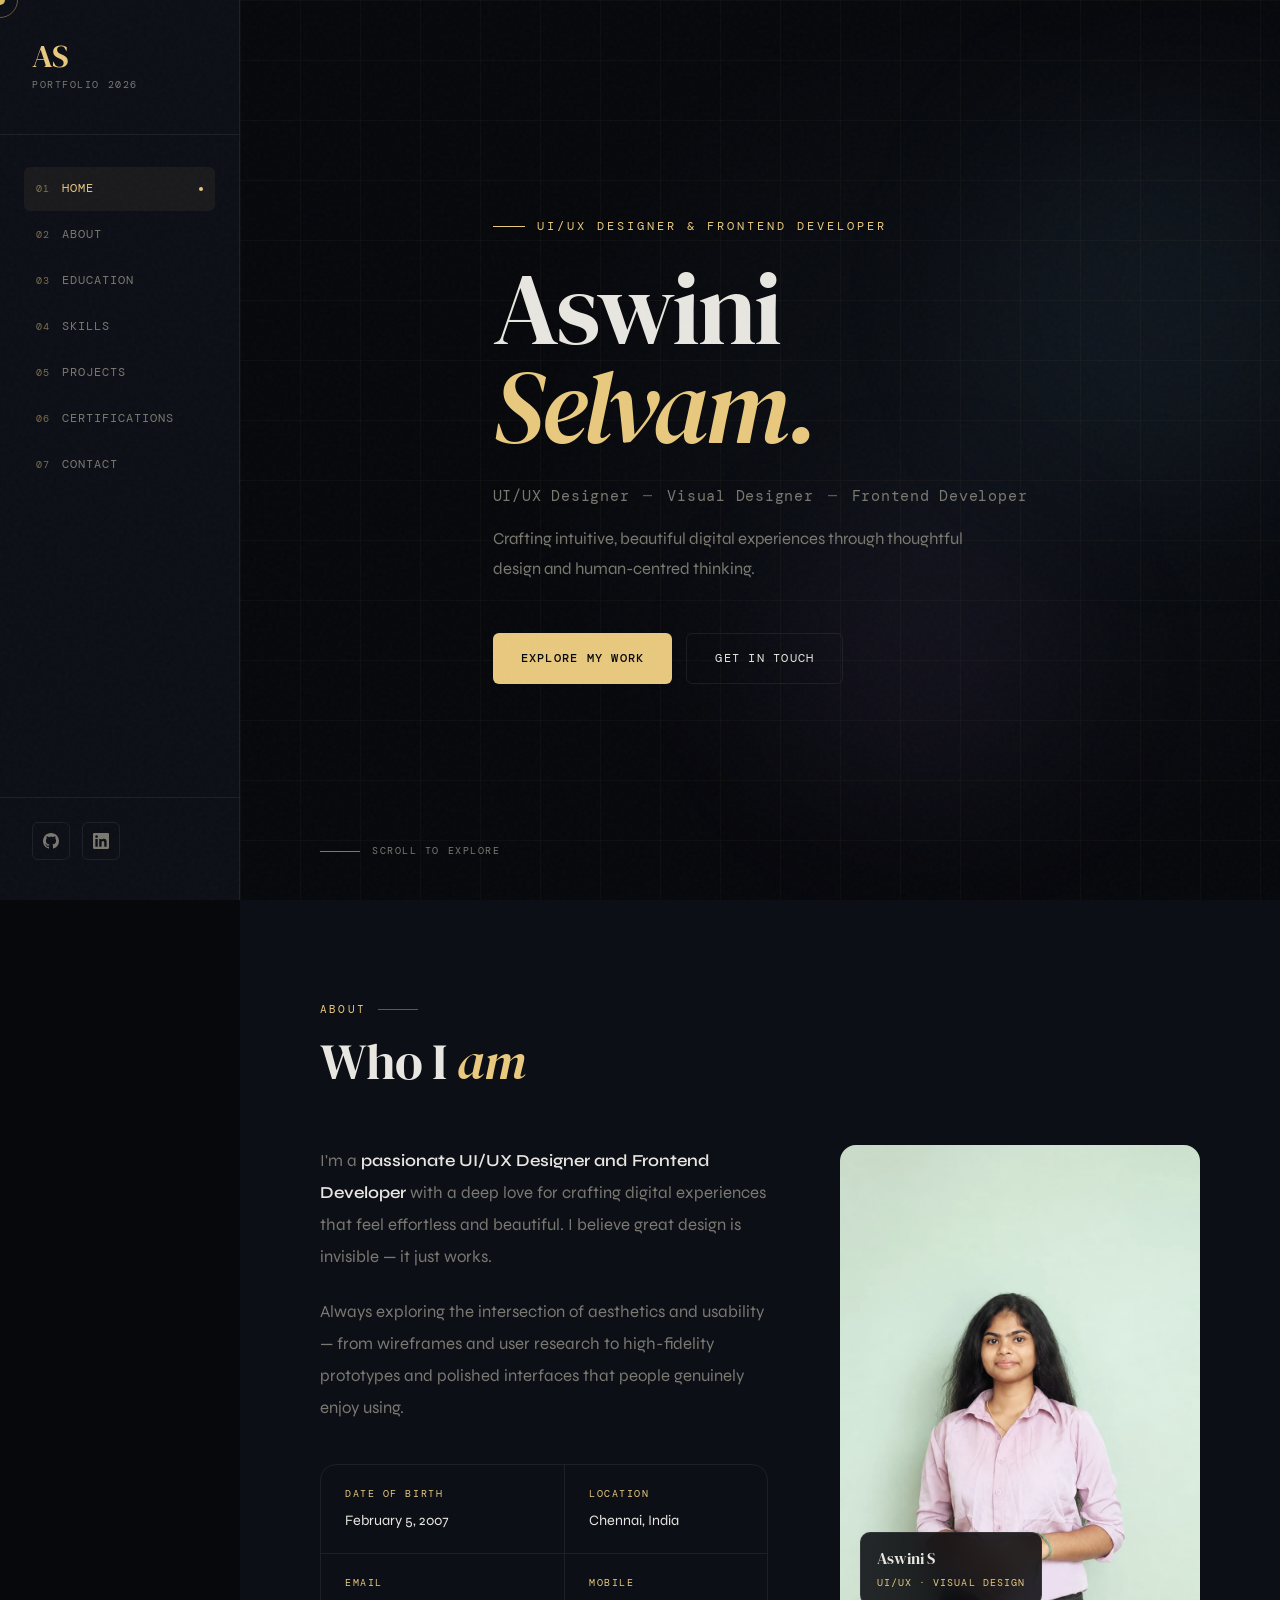
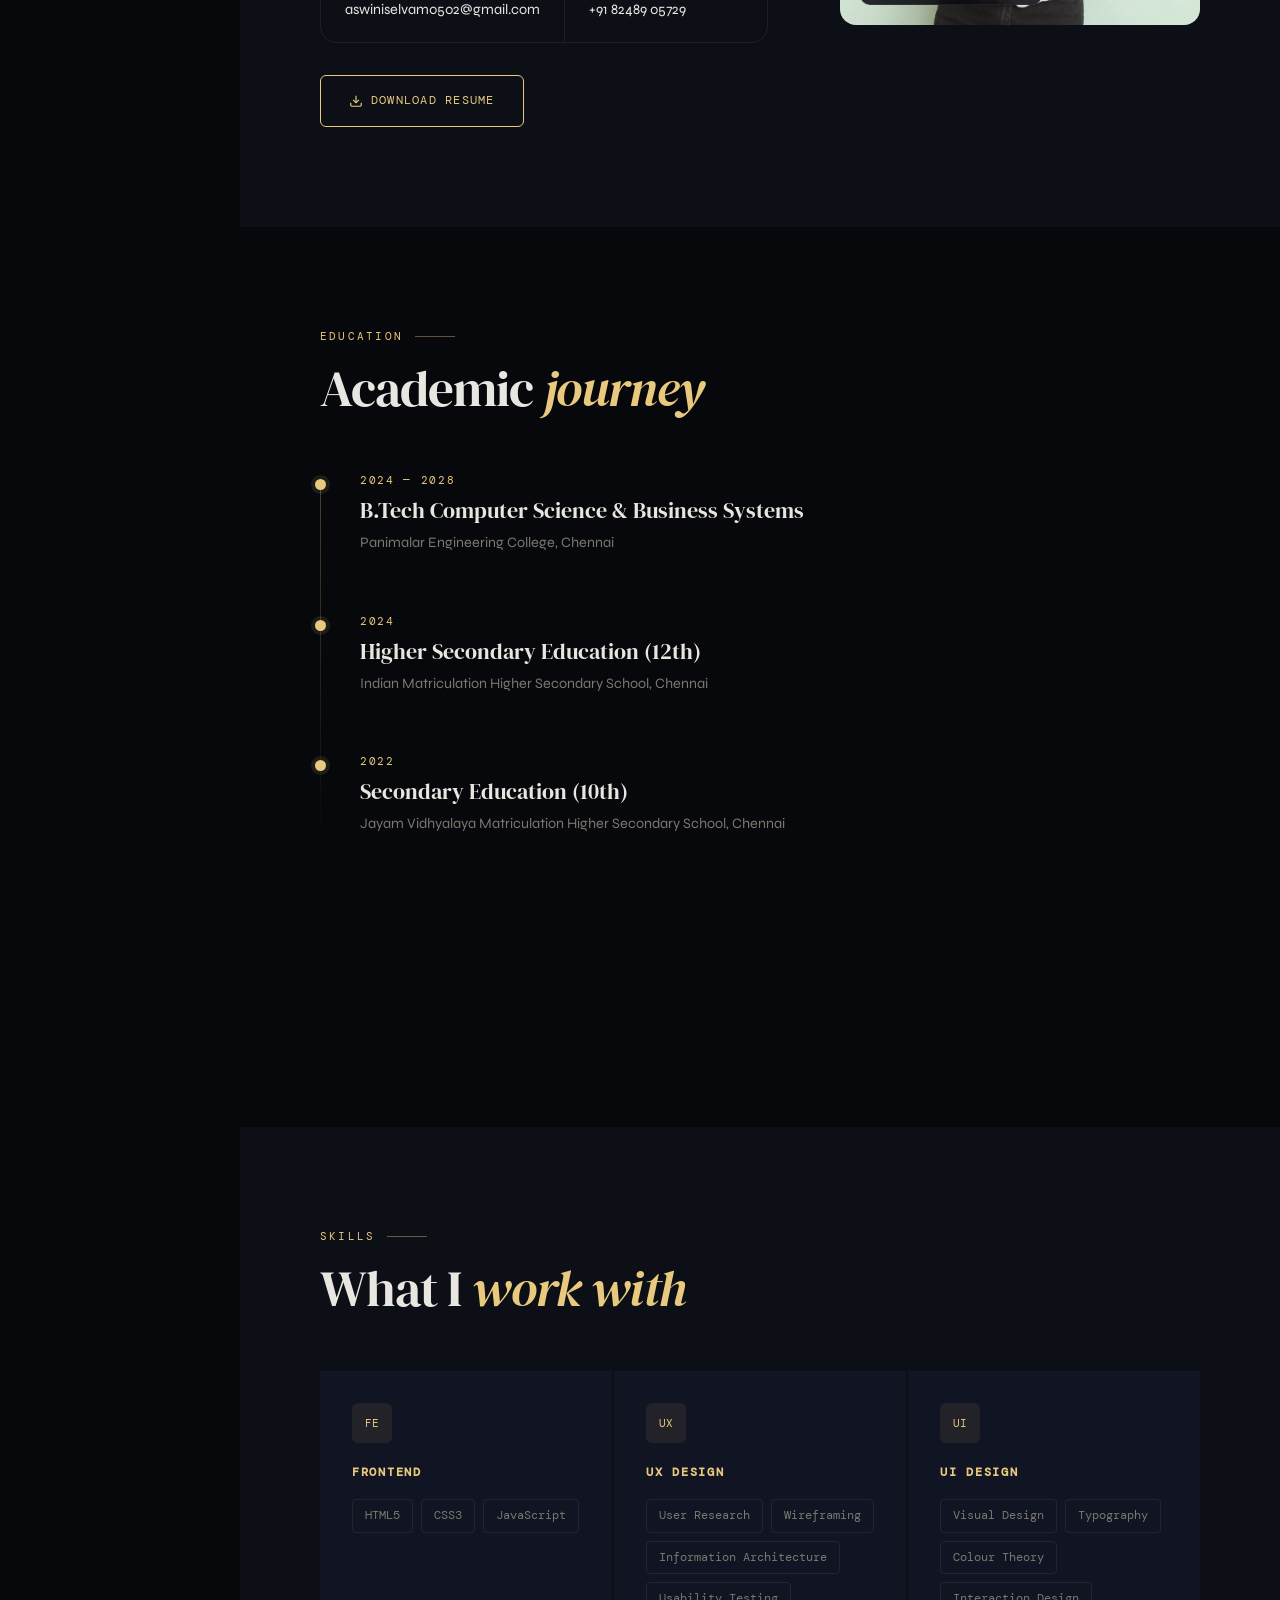
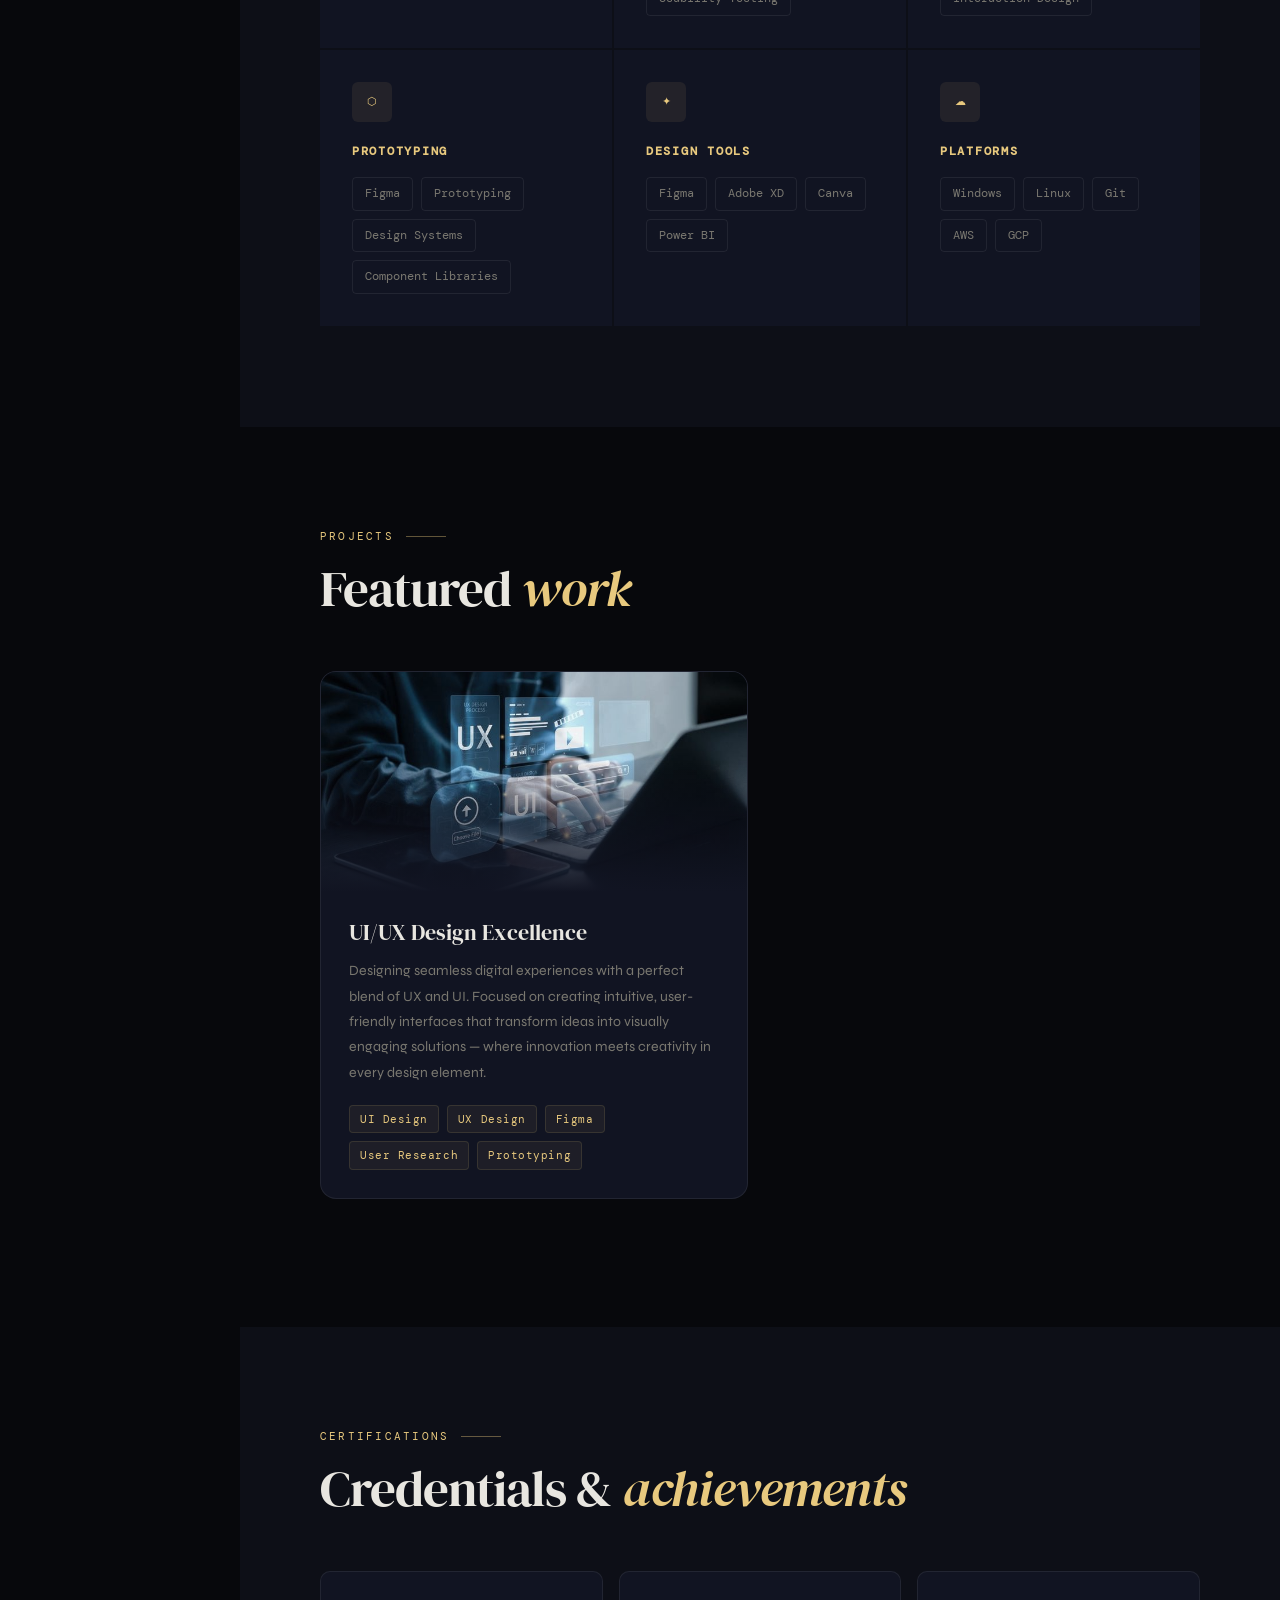
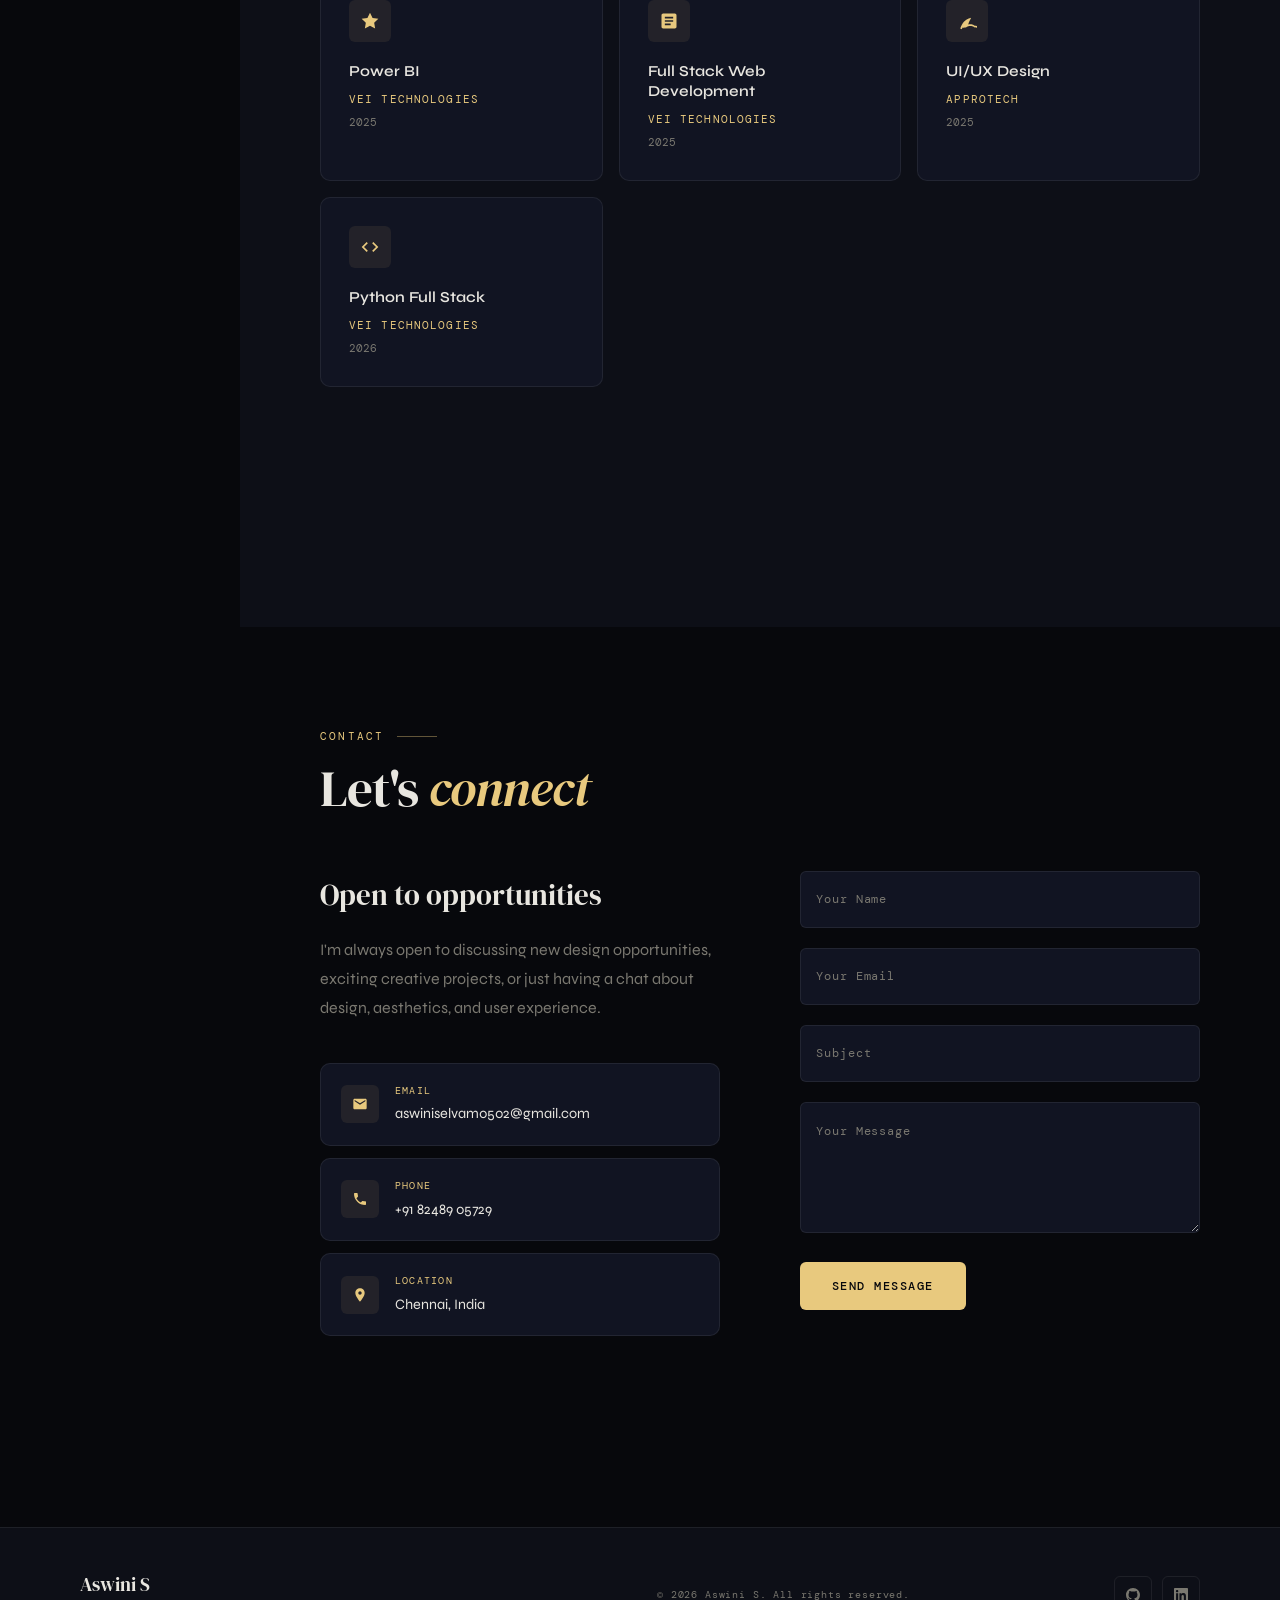
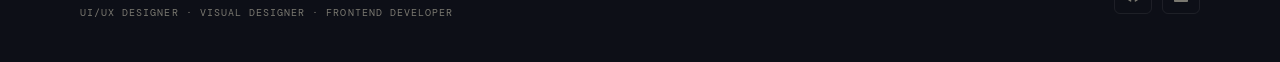
<file: index.html>
<!DOCTYPE html>
<html lang="en">
<head>
  <meta charset="UTF-8">
  <meta name="viewport" content="width=device-width, initial-scale=1.0">
  <title>Aswini S – UI/UX Designer & Frontend Developer | Chennai</title>
  <meta name="description" content="Aswini S is a UI/UX Designer and Frontend Developer from Chennai, India, specialising in user research, intuitive interfaces, and visually engaging digital experiences.">
  <meta name="author" content="Aswini S">
  <meta name="robots" content="index, follow">
  <link rel="canonical" href="https://aswinis.dev">

  <meta property="og:title" content="Aswini S – UI/UX Designer & Frontend Developer">
  <meta property="og:description" content="Portfolio of Aswini S showcasing UI/UX design work, user research, prototypes, and visually engaging digital experiences.">
  <meta property="og:type" content="website">
  <meta property="og:url" content="https://aswinis.dev">
  <meta property="og:image" content="Aswini.jpg">

  <meta name="twitter:card" content="summary_large_image">
  <meta name="twitter:title" content="Aswini S – UI/UX Designer & Frontend Developer">
  <meta name="twitter:description" content="Explore the portfolio of Aswini S, a UI/UX Designer and Frontend Developer from Chennai, India.">
  <meta name="twitter:image" content="Aswini.jpg">

  <script type="application/ld+json">
  {
    "@context": "https://schema.org",
    "@type": "Person",
    "name": "Aswini S",
    "jobTitle": "UI/UX Designer & Frontend Developer",
    "url": "https://aswinis.dev",
    "image": "Aswini.jpg",
    "sameAs": [
      "https://github.com/aswiniselvam0502",
      "https://www.linkedin.com/in/aswini-selvam-9b54b5326"
    ]
  }
  </script>

  <link rel="preconnect" href="https://fonts.googleapis.com">
  <link rel="preconnect" href="https://fonts.gstatic.com" crossorigin>
  <link href="https://fonts.googleapis.com/css2?family=DM+Serif+Display:ital@0;1&family=Syne:wght@400;500;600;700;800&family=DM+Mono:wght@300;400;500&display=swap" rel="stylesheet">

  <style>
    /* ── Variables ───────────────────────────────────────────────── */
    :root {
      --bg:        #07080c;
      --bg2:       #0d0f17;
      --surface:   #111422;
      --border:    rgba(255,255,255,0.07);
      --accent:    #e8c97e;
      --accent2:   #7eb8e8;
      --accent3:   #c97ee8;
      --text:      #e8e6e0;
      --muted:     #7a7870;
      --font-head: 'DM Serif Display', serif;
      --font-body: 'Syne', sans-serif;
      --font-mono: 'DM Mono', monospace;
      --nav-w:     240px;
      --ease:      cubic-bezier(0.16, 1, 0.3, 1);
      --radius-sm: 6px;
      --radius-md: 10px;
      --radius-lg: 16px;
      /* Touch target minimum */
      --tap: 44px;
    }

    /* ── Reset ───────────────────────────────────────────────────── */
    *, *::before, *::after { box-sizing: border-box; margin: 0; padding: 0; }
    html { scroll-behavior: smooth; -webkit-text-size-adjust: 100%; }
    body {
      background: var(--bg);
      color: var(--text);
      font-family: var(--font-body);
      font-size: 16px;
      line-height: 1.7;
      overflow-x: hidden;
    }
    a { color: inherit; text-decoration: none; }
    img { display: block; max-width: 100%; }
    button, input, textarea { font-family: inherit; }

    /* ── Grain overlay ───────────────────────────────────────────── */
    body::before {
      content: '';
      position: fixed;
      inset: 0;
      background-image: url("data:image/svg+xml,%3Csvg viewBox='0 0 256 256' xmlns='http://www.w3.org/2000/svg'%3E%3Cfilter id='n'%3E%3CfeTurbulence type='fractalNoise' baseFrequency='0.9' numOctaves='4' stitchTiles='stitch'/%3E%3C/filter%3E%3Crect width='100%25' height='100%25' filter='url(%23n)' opacity='1'/%3E%3C/svg%3E");
      opacity: 0.025;
      pointer-events: none;
      z-index: 9999;
    }

    /* ── Custom cursor (desktop only) ────────────────────────────── */
    @media (hover: hover) and (pointer: fine) {
      .cursor {
        width: 10px; height: 10px;
        background: var(--accent);
        border-radius: 50%;
        position: fixed;
        pointer-events: none;
        z-index: 10000;
        transform: translate(-50%, -50%);
        transition: width .3s var(--ease), height .3s var(--ease), background .3s;
        mix-blend-mode: difference;
        will-change: left, top;
      }
      .cursor-ring {
        width: 36px; height: 36px;
        border: 1px solid rgba(232,201,126,0.4);
        border-radius: 50%;
        position: fixed;
        pointer-events: none;
        z-index: 9999;
        transform: translate(-50%, -50%);
        transition: width .4s var(--ease), height .4s var(--ease);
        will-change: left, top;
      }
    }
    @media (hover: none) {
      .cursor, .cursor-ring { display: none !important; }
    }

    /* ── Skip link (accessibility) ───────────────────────────────── */
    .skip-link {
      position: absolute;
      top: -100%;
      left: 16px;
      padding: 8px 16px;
      background: var(--accent);
      color: var(--bg);
      font-family: var(--font-mono);
      font-size: .78rem;
      border-radius: 0 0 var(--radius-sm) var(--radius-sm);
      z-index: 20000;
      transition: top .2s;
    }
    .skip-link:focus { top: 0; outline: none; }

    /* ── Side nav ────────────────────────────────────────────────── */
    .main-nav {
      position: fixed;
      left: 0; top: 0;
      width: var(--nav-w);
      height: 100vh;
      height: 100dvh;
      background: var(--bg2);
      border-right: 1px solid var(--border);
      display: flex;
      flex-direction: column;
      padding: 40px 0;
      z-index: 300;
      transition: transform .5s var(--ease), box-shadow .5s var(--ease);
    }

    .nav-logo {
      padding: 0 32px 40px;
      border-bottom: 1px solid var(--border);
    }
    .logo-mark {
      font-family: var(--font-head);
      font-size: 2rem;
      color: var(--accent);
      letter-spacing: -.02em;
      line-height: 1;
    }
    .logo-sub {
      font-family: var(--font-mono);
      font-size: .65rem;
      color: var(--muted);
      letter-spacing: .15em;
      text-transform: uppercase;
      margin-top: 4px;
    }

    .nav-menu {
      list-style: none;
      padding: 32px 0;
      flex: 1;
      overflow-y: auto;
    }
    .nav-menu li { padding: 0 24px; margin-bottom: 2px; }
    .nav-link {
      display: flex;
      align-items: center;
      gap: 12px;
      padding: 11px 12px;
      min-height: var(--tap);
      border-radius: var(--radius-sm);
      font-family: var(--font-mono);
      font-size: .78rem;
      letter-spacing: .08em;
      text-transform: uppercase;
      color: var(--muted);
      transition: all .25s;
      position: relative;
    }
    .nav-link::before {
      content: attr(data-num);
      font-size: .6rem;
      color: var(--accent);
      opacity: .5;
      flex-shrink: 0;
    }
    .nav-link:hover, .nav-link.active {
      color: var(--text);
      background: rgba(232,201,126,.06);
    }
    .nav-link.active { color: var(--accent); }
    .nav-link.active::after {
      content: '';
      position: absolute;
      right: 12px; top: 50%;
      transform: translateY(-50%);
      width: 4px; height: 4px;
      background: var(--accent);
      border-radius: 50%;
    }

    .nav-social {
      padding: 24px 32px 0;
      border-top: 1px solid var(--border);
      display: flex;
      gap: 12px;
    }
    .nav-social a {
      width: 38px; height: 38px;
      display: flex; align-items: center; justify-content: center;
      border-radius: var(--radius-sm);
      border: 1px solid var(--border);
      color: var(--muted);
      transition: all .25s;
    }
    .nav-social a:hover { color: var(--accent); border-color: var(--accent); }
    .nav-social svg { width: 16px; height: 16px; }

    /* ── Mobile menu button ──────────────────────────────────────── */
    .menu-btn {
      display: none;
      position: fixed;
      top: 16px; right: 16px;
      z-index: 400;
      background: var(--surface);
      border: 1px solid var(--border);
      border-radius: var(--radius-md);
      padding: 10px 12px;
      cursor: pointer;
      flex-direction: column;
      gap: 5px;
      min-width: var(--tap);
      min-height: var(--tap);
      align-items: center;
      justify-content: center;
    }
    .bar {
      display: block;
      width: 22px; height: 2px;
      background: var(--text);
      border-radius: 2px;
      transition: all .3s var(--ease);
      transform-origin: center;
    }
    .menu-btn.open .bar:nth-child(1) { transform: translateY(7px) rotate(45deg); }
    .menu-btn.open .bar:nth-child(2) { opacity: 0; transform: scaleX(0); }
    .menu-btn.open .bar:nth-child(3) { transform: translateY(-7px) rotate(-45deg); }

    /* Mobile overlay backdrop */
    .nav-backdrop {
      display: none;
      position: fixed;
      inset: 0;
      background: rgba(7,8,12,.85);
      z-index: 250;
      opacity: 0;
      transition: opacity .4s;
      -webkit-backdrop-filter: blur(4px);
      backdrop-filter: blur(4px);
    }
    .nav-backdrop.open { display: block; opacity: 1; }

    /* ── Main content ────────────────────────────────────────────── */
    .main-content { margin-left: var(--nav-w); }

    /* ── Section base ────────────────────────────────────────────── */
    .section {
      min-height: 100vh;
      min-height: 100svh;
      padding: 100px 80px;
      position: relative;
      overflow: hidden;
      display: flex;
      justify-content: center;
      align-items: flex-start;
    }
    .section-container {
      position: relative;
      z-index: 2;
      width: 100%;
      max-width: 1100px;
    }

    .section-label {
      font-family: var(--font-mono);
      font-size: .7rem;
      letter-spacing: .2em;
      text-transform: uppercase;
      color: var(--accent);
      margin-bottom: 16px;
      display: flex;
      align-items: center;
      gap: 12px;
    }
    .section-label::after {
      content: '';
      width: 40px; height: 1px;
      background: var(--accent);
      opacity: .4;
    }
    .section-title {
      font-family: var(--font-head);
      font-size: clamp(2.2rem, 4vw, 4rem);
      font-weight: 400;
      line-height: 1.05;
      letter-spacing: -.02em;
      margin-bottom: 56px;
      color: var(--text);
    }
    .section-title em { font-style: italic; color: var(--accent); }

    /* ── HOME ────────────────────────────────────────────────────── */
    .home-section {
      display: flex;
      align-items: center;
      padding: 0 80px;
      background: var(--bg);
      min-height: 100vh;
      min-height: 100svh;
    }
    .home-bg-grid {
      position: absolute; inset: 0;
      background-image:
        linear-gradient(rgba(232,201,126,.03) 1px, transparent 1px),
        linear-gradient(90deg, rgba(232,201,126,.03) 1px, transparent 1px);
      background-size: 60px 60px;
    }
    .home-bg-radial {
      position: absolute; inset: 0;
      background: radial-gradient(ellipse 60% 70% at 70% 50%, rgba(126,184,232,.05) 0%, transparent 70%);
    }

    .home-inner {
      position: relative;
      z-index: 2;
      max-width: 800px;
      padding: 80px 0;
    }

    .home-eyebrow {
      font-family: var(--font-mono);
      font-size: .75rem;
      letter-spacing: .25em;
      text-transform: uppercase;
      color: var(--accent);
      margin-bottom: 24px;
      display: flex;
      align-items: center;
      gap: 12px;
    }
    .home-eyebrow::before {
      content: '';
      width: 32px; height: 1px;
      background: var(--accent);
      flex-shrink: 0;
    }
    .home-name {
      font-family: var(--font-head);
      font-size: clamp(3.5rem, 8vw, 8rem);
      font-weight: 400;
      line-height: .95;
      letter-spacing: -.03em;
      color: var(--text);
      margin-bottom: 8px;
    }
    .home-name span {
      display: block;
      color: var(--accent);
      font-style: italic;
    }
    .home-roles {
      font-family: var(--font-mono);
      font-size: clamp(.72rem, 1.2vw, 1rem);
      color: var(--muted);
      letter-spacing: .05em;
      margin: 28px 0 16px;
      display: flex;
      align-items: center;
      gap: 14px;
      flex-wrap: wrap;
    }
    .role-sep { color: var(--accent); opacity: .4; }

    .home-tagline {
      font-size: clamp(.9rem, 1.3vw, 1.1rem);
      color: var(--muted);
      max-width: 500px;
      line-height: 1.8;
      margin-bottom: 48px;
    }
    .home-cta {
      display: flex;
      gap: 14px;
      flex-wrap: wrap;
    }

    /* Buttons */
    .btn {
      display: inline-flex;
      align-items: center;
      justify-content: center;
      gap: 8px;
      padding: 14px 28px;
      min-height: var(--tap);
      border-radius: var(--radius-sm);
      font-family: var(--font-mono);
      font-size: .78rem;
      letter-spacing: .1em;
      text-transform: uppercase;
      transition: all .3s var(--ease);
      cursor: pointer;
      border: none;
      white-space: nowrap;
    }
    .btn-primary {
      background: var(--accent);
      color: #07080c;
      font-weight: 500;
    }
    .btn-primary:hover {
      background: #f0d896;
      transform: translateY(-2px);
      box-shadow: 0 12px 32px rgba(232,201,126,.25);
    }
    .btn-primary:active { transform: translateY(0); }
    .btn-secondary {
      background: transparent;
      color: var(--text);
      border: 1px solid var(--border);
    }
    .btn-secondary:hover {
      border-color: var(--accent);
      color: var(--accent);
      transform: translateY(-2px);
    }
    .btn-secondary:active { transform: translateY(0); }

    .home-scroll-hint {
      position: absolute;
      bottom: 40px; left: 80px;
      display: flex;
      align-items: center;
      gap: 12px;
      font-family: var(--font-mono);
      font-size: .65rem;
      letter-spacing: .15em;
      text-transform: uppercase;
      color: var(--muted);
    }
    .scroll-line {
      width: 40px; height: 1px;
      background: var(--muted);
      animation: scrollLine 2s ease-in-out infinite;
    }
    @keyframes scrollLine {
      0%, 100% { width: 40px; opacity: 1; }
      50% { width: 20px; opacity: .4; }
    }

    /* Orbs */
    .orb {
      position: absolute;
      border-radius: 50%;
      filter: blur(80px);
      pointer-events: none;
      animation: drift 12s ease-in-out infinite;
    }
    .orb-1 { width: 400px; height: 400px; background: rgba(126,184,232,.06); right: -100px; top: 10%; }
    .orb-2 { width: 300px; height: 300px; background: rgba(201,126,232,.05); right: 20%; bottom: 10%; animation-delay: -4s; }
    @keyframes drift {
      0%, 100% { transform: translate(0,0); }
      33% { transform: translate(-20px,20px); }
      66% { transform: translate(20px,-20px); }
    }

    /* ── ABOUT ───────────────────────────────────────────────────── */
    .about-section { background: var(--bg2); }
    .about-grid {
      display: grid;
      grid-template-columns: 1fr 360px;
      gap: 72px;
      align-items: start;
    }
    .about-text p {
      color: var(--muted);
      font-size: 1.05rem;
      line-height: 1.9;
      margin-bottom: 24px;
      max-width: 560px;
    }
    .about-text p strong { color: var(--text); font-weight: 600; }
    .about-details {
      display: grid;
      grid-template-columns: 1fr 1fr;
      margin-top: 40px;
      border: 1px solid var(--border);
      border-radius: var(--radius-lg);
      overflow: hidden;
    }
    .detail-item {
      padding: 20px 24px;
      border-bottom: 1px solid var(--border);
    }
    .detail-item:nth-child(odd) { border-right: 1px solid var(--border); }
    .detail-item:nth-last-child(-n+2) { border-bottom: none; }
    .detail-label {
      font-family: var(--font-mono);
      font-size: .65rem;
      letter-spacing: .15em;
      text-transform: uppercase;
      color: var(--accent);
      margin-bottom: 6px;
    }
    .detail-value { font-size: .9rem; color: var(--text); }
    .detail-value a { color: var(--text); transition: color .2s; }
    .detail-value a:hover { color: var(--accent); }

    .resume-btn {
      display: inline-flex;
      align-items: center;
      gap: 8px;
      margin-top: 32px;
      padding: 14px 28px;
      min-height: var(--tap);
      background: transparent;
      border: 1px solid var(--accent);
      color: var(--accent);
      border-radius: var(--radius-sm);
      font-family: var(--font-mono);
      font-size: .78rem;
      letter-spacing: .1em;
      text-transform: uppercase;
      transition: all .3s var(--ease);
    }
    .resume-btn:hover {
      background: var(--accent);
      color: var(--bg);
      transform: translateY(-2px);
      box-shadow: 0 8px 24px rgba(232,201,126,.2);
    }
    .resume-btn:active { transform: translateY(0); }
    .resume-btn svg { width: 14px; height: 14px; flex-shrink: 0; }

    /* Profile */
    .about-image-wrap { position: sticky; top: 40px; }
    .profile-frame {
      position: relative;
      border-radius: var(--radius-lg);
      overflow: hidden;
      aspect-ratio: 3/4;
    }
    .profile-frame img {
      width: 100%; height: 100%;
      object-fit: cover;
      filter: grayscale(20%) contrast(1.05);
      transition: filter .5s;
    }
    .profile-frame:hover img { filter: grayscale(0%) contrast(1); }
    .profile-frame::after {
      content: '';
      position: absolute; inset: 0;
      background: linear-gradient(160deg, transparent 50%, rgba(232,201,126,.08));
      pointer-events: none;
    }
    .profile-frame-border {
      position: absolute; inset: -1px;
      border-radius: calc(var(--radius-lg) + 1px);
      border: 1px solid var(--border);
      pointer-events: none;
    }
    .profile-tag {
      position: absolute;
      bottom: 20px; left: 20px;
      background: rgba(7,8,12,.85);
      -webkit-backdrop-filter: blur(12px);
      backdrop-filter: blur(12px);
      border: 1px solid var(--border);
      border-radius: var(--radius-md);
      padding: 12px 16px;
      z-index: 2;
    }
    .profile-tag-name { font-family: var(--font-head); font-size: 1rem; color: var(--text); }
    .profile-tag-role {
      font-family: var(--font-mono);
      font-size: .65rem;
      color: var(--accent);
      letter-spacing: .1em;
      text-transform: uppercase;
      margin-top: 2px;
    }
    .profile-fallback {
      width: 100%; height: 100%;
      display: flex; flex-direction: column;
      align-items: center; justify-content: center;
      gap: 16px;
      background: linear-gradient(135deg, #111422 0%, #0d1020 100%);
    }

    /* ── EDUCATION ───────────────────────────────────────────────── */
    .education-section { background: var(--bg); }
    .timeline {
      position: relative;
      max-width: 720px;
    }
    .timeline::before {
      content: '';
      position: absolute;
      left: 0; top: 8px; bottom: 0;
      width: 1px;
      background: linear-gradient(to bottom, var(--accent), transparent);
      opacity: .3;
    }
    .timeline-item {
      padding-left: 40px;
      padding-bottom: 56px;
      position: relative;
    }
    .timeline-item:last-child { padding-bottom: 0; }
    .timeline-dot {
      position: absolute;
      left: -5px; top: 8px;
      width: 11px; height: 11px;
      border-radius: 50%;
      background: var(--accent);
      box-shadow: 0 0 0 4px rgba(232,201,126,.1);
    }
    .timeline-year {
      font-family: var(--font-mono);
      font-size: .7rem;
      letter-spacing: .15em;
      color: var(--accent);
      text-transform: uppercase;
      margin-bottom: 8px;
    }
    .timeline-degree {
      font-family: var(--font-head);
      font-size: 1.4rem;
      font-weight: 400;
      color: var(--text);
      line-height: 1.2;
      margin-bottom: 6px;
    }
    .timeline-school { font-size: .9rem; color: var(--muted); }

    /* ── SKILLS ──────────────────────────────────────────────────── */
    .skills-section { background: var(--bg2); }
    .skills-layout {
      display: grid;
      grid-template-columns: repeat(3, 1fr);
      gap: 2px;
    }
    .skill-block {
      background: var(--surface);
      padding: 32px;
      transition: background .3s;
      position: relative;
      overflow: hidden;
    }
    .skill-block::before {
      content: '';
      position: absolute;
      top: 0; left: 0;
      width: 100%; height: 2px;
      background: linear-gradient(90deg, var(--accent), transparent);
      opacity: 0;
      transition: opacity .3s;
    }
    .skill-block:hover { background: #161926; }
    .skill-block:hover::before { opacity: 1; }
    .skill-block-icon {
      width: 40px; height: 40px;
      border-radius: var(--radius-sm);
      background: rgba(232,201,126,.08);
      display: flex; align-items: center; justify-content: center;
      margin-bottom: 20px;
      font-family: var(--font-mono);
      font-size: .7rem;
      color: var(--accent);
    }
    .skill-block h3 {
      font-family: var(--font-mono);
      font-size: .72rem;
      letter-spacing: .15em;
      text-transform: uppercase;
      color: var(--accent);
      margin-bottom: 16px;
    }
    .skill-tags { display: flex; flex-wrap: wrap; gap: 8px; }
    .skill-tag {
      padding: 6px 12px;
      border-radius: 4px;
      border: 1px solid var(--border);
      font-family: var(--font-mono);
      font-size: .72rem;
      color: var(--muted);
      transition: all .2s;
    }
    .skill-tag:hover {
      border-color: rgba(232,201,126,.3);
      color: var(--text);
      background: rgba(232,201,126,.04);
    }

    /* ── PROJECTS ────────────────────────────────────────────────── */
    .projects-section { background: var(--bg); }
    .projects-grid {
      display: grid;
      grid-template-columns: repeat(auto-fill, minmax(340px, 1fr));
      gap: 24px;
    }
    .project-card {
      background: var(--surface);
      border-radius: var(--radius-lg);
      overflow: hidden;
      border: 1px solid var(--border);
      transition: transform .4s var(--ease), box-shadow .4s var(--ease), border-color .3s;
    }
    .project-card:hover {
      transform: translateY(-6px);
      box-shadow: 0 24px 60px rgba(0,0,0,.5);
      border-color: rgba(232,201,126,.2);
    }
    .project-img-wrap {
      height: 220px;
      overflow: hidden;
      position: relative;
      background: var(--bg2);
    }
    .project-img-wrap img {
      width: 100%; height: 100%;
      object-fit: cover;
      transition: transform .6s var(--ease), filter .4s;
      filter: grayscale(30%);
    }
    .project-card:hover .project-img-wrap img {
      transform: scale(1.05);
      filter: grayscale(0%);
    }
    .project-img-overlay {
      position: absolute; inset: 0;
      background: linear-gradient(to top, var(--surface), transparent 60%);
    }
    .project-fallback {
      width: 100%; height: 100%;
      display: flex; flex-direction: column;
      align-items: center; justify-content: center;
      gap: 12px;
      background: linear-gradient(135deg, #0d0f17 0%, #111422 50%, #0d1428 100%);
    }
    .project-body { padding: 28px; }
    .project-body h3 {
      font-family: var(--font-head);
      font-size: 1.35rem;
      font-weight: 400;
      color: var(--text);
      margin-bottom: 12px;
      line-height: 1.2;
    }
    .project-body p {
      font-size: .88rem;
      color: var(--muted);
      line-height: 1.8;
      margin-bottom: 20px;
    }
    .project-techs { display: flex; flex-wrap: wrap; gap: 8px; }
    .project-tech-tag {
      padding: 4px 10px;
      border-radius: 4px;
      background: rgba(232,201,126,.06);
      border: 1px solid rgba(232,201,126,.12);
      font-family: var(--font-mono);
      font-size: .68rem;
      color: var(--accent);
      letter-spacing: .05em;
    }

    /* ── CERTIFICATIONS ──────────────────────────────────────────── */
    .certifications-section { background: var(--bg2); }
    .certs-grid {
      display: grid;
      grid-template-columns: repeat(auto-fill, minmax(240px, 1fr));
      gap: 16px;
    }
    .cert-card {
      background: var(--surface);
      border-radius: var(--radius-md);
      padding: 28px;
      border: 1px solid var(--border);
      transition: all .3s var(--ease);
      position: relative;
      overflow: hidden;
    }
    .cert-card::after {
      content: '';
      position: absolute;
      bottom: 0; left: 0; right: 0;
      height: 2px;
      background: linear-gradient(90deg, var(--accent), var(--accent2));
      transform: scaleX(0);
      transform-origin: left;
      transition: transform .4s var(--ease);
    }
    .cert-card:hover {
      border-color: rgba(232,201,126,.15);
      transform: translateY(-4px);
      box-shadow: 0 16px 40px rgba(0,0,0,.3);
    }
    .cert-card:hover::after { transform: scaleX(1); }
    .cert-badge {
      width: 42px; height: 42px;
      border-radius: var(--radius-sm);
      background: rgba(232,201,126,.08);
      display: flex; align-items: center; justify-content: center;
      margin-bottom: 20px;
      color: var(--accent);
    }
    .cert-badge svg { width: 20px; height: 20px; }
    .cert-card h3 {
      font-size: .95rem;
      font-weight: 600;
      color: var(--text);
      margin-bottom: 8px;
      line-height: 1.3;
    }
    .cert-issuer {
      font-family: var(--font-mono);
      font-size: .7rem;
      color: var(--accent);
      letter-spacing: .1em;
      text-transform: uppercase;
    }
    .cert-year {
      font-family: var(--font-mono);
      font-size: .7rem;
      color: var(--muted);
      margin-top: 4px;
    }

    /* ── CONTACT ─────────────────────────────────────────────────── */
    .contact-section { background: var(--bg); }
    .contact-layout {
      display: grid;
      grid-template-columns: 1fr 1fr;
      gap: 80px;
      align-items: start;
    }
    .contact-intro h3 {
      font-family: var(--font-head);
      font-size: 1.8rem;
      font-weight: 400;
      color: var(--text);
      margin-bottom: 16px;
    }
    .contact-intro p {
      color: var(--muted);
      line-height: 1.8;
      margin-bottom: 40px;
    }
    .contact-items { display: flex; flex-direction: column; gap: 12px; }
    .contact-item {
      display: flex;
      align-items: center;
      gap: 16px;
      padding: 18px 20px;
      min-height: var(--tap);
      background: var(--surface);
      border: 1px solid var(--border);
      border-radius: var(--radius-md);
      transition: border-color .25s, transform .25s;
    }
    .contact-item:hover {
      border-color: rgba(232,201,126,.2);
      transform: translateX(4px);
    }
    .contact-item-icon {
      width: 38px; height: 38px; flex-shrink: 0;
      border-radius: var(--radius-sm);
      background: rgba(232,201,126,.08);
      display: flex; align-items: center; justify-content: center;
      color: var(--accent);
    }
    .contact-item-icon svg { width: 16px; height: 16px; }
    .contact-item-label {
      font-family: var(--font-mono);
      font-size: .65rem;
      letter-spacing: .12em;
      text-transform: uppercase;
      color: var(--accent);
      margin-bottom: 3px;
    }
    .contact-item-value { font-size: .9rem; color: var(--text); }

    /* Form */
    .contact-form { display: flex; flex-direction: column; gap: 20px; }
    .form-field { position: relative; }
    .form-field input,
    .form-field textarea {
      width: 100%;
      background: var(--surface);
      border: 1px solid var(--border);
      border-radius: var(--radius-sm);
      padding: 16px;
      padding-top: 22px;
      color: var(--text);
      font-size: .9rem;
      outline: none;
      transition: border-color .25s;
      resize: vertical;
      min-height: var(--tap);
      -webkit-appearance: none;
      appearance: none;
    }
    .form-field textarea { min-height: 130px; padding-top: 28px; }
    .form-field input:focus,
    .form-field textarea:focus { border-color: rgba(232,201,126,.4); }
    .form-field label {
      position: absolute;
      left: 16px; top: 50%;
      transform: translateY(-50%);
      font-family: var(--font-mono);
      font-size: .72rem;
      letter-spacing: .08em;
      color: var(--muted);
      pointer-events: none;
      transition: all .25s;
      background: transparent;
    }
    .form-field textarea ~ label { top: 20px; transform: none; }
    .form-field input:focus ~ label,
    .form-field input:not(:placeholder-shown) ~ label {
      top: 8px; transform: none;
      font-size: .6rem;
      color: var(--accent);
    }
    .form-field textarea:focus ~ label,
    .form-field textarea:not(:placeholder-shown) ~ label {
      top: 8px;
      font-size: .6rem;
      color: var(--accent);
    }
    .form-field input::placeholder,
    .form-field textarea::placeholder { color: transparent; }
    .submit-btn {
      padding: 16px 32px;
      min-height: var(--tap);
      background: var(--accent);
      color: var(--bg);
      border: none;
      border-radius: var(--radius-sm);
      font-family: var(--font-mono);
      font-size: .78rem;
      letter-spacing: .12em;
      text-transform: uppercase;
      font-weight: 500;
      cursor: pointer;
      transition: all .3s var(--ease);
      align-self: flex-start;
    }
    .submit-btn:hover {
      background: #f0d896;
      transform: translateY(-2px);
      box-shadow: 0 8px 24px rgba(232,201,126,.25);
    }
    .submit-btn:active { transform: translateY(0); }

    /* ── FOOTER ──────────────────────────────────────────────────── */
    .footer {
      background: var(--bg2);
      border-top: 1px solid var(--border);
      padding: 40px 80px;
      display: flex;
      align-items: center;
      justify-content: space-between;
      gap: 24px;
      flex-wrap: wrap;
    }
    .footer-name { font-family: var(--font-head); font-size: 1.2rem; color: var(--text); }
    .footer-role {
      font-family: var(--font-mono);
      font-size: .65rem;
      color: var(--muted);
      letter-spacing: .1em;
      text-transform: uppercase;
      margin-top: 4px;
    }
    .footer-copy {
      font-family: var(--font-mono);
      font-size: .65rem;
      color: var(--muted);
      letter-spacing: .08em;
    }
    .footer-social { display: flex; gap: 10px; }
    .footer-social a {
      width: 38px; height: 38px;
      display: flex; align-items: center; justify-content: center;
      border-radius: var(--radius-sm);
      border: 1px solid var(--border);
      color: var(--muted);
      transition: all .25s;
    }
    .footer-social a:hover { color: var(--accent); border-color: var(--accent); }
    .footer-social svg { width: 14px; height: 14px; }

    /* ── Scroll reveal ───────────────────────────────────────────── */
    @media (prefers-reduced-motion: no-preference) {
      .reveal {
        opacity: 0;
        transform: translateY(24px);
        transition: opacity .65s var(--ease), transform .65s var(--ease);
      }
      .reveal.visible {
        opacity: 1;
        transform: none;
      }
    }
    @media (prefers-reduced-motion: reduce) {
      .reveal { opacity: 1; transform: none; }
    }

    /* ── Toast notification ──────────────────────────────────────── */
    .toast {
      position: fixed;
      bottom: 24px;
      right: 24px;
      padding: 12px 20px;
      background: var(--surface);
      border: 1px solid rgba(232,201,126,.3);
      border-radius: var(--radius-md);
      font-family: var(--font-mono);
      font-size: .75rem;
      color: var(--accent);
      letter-spacing: .08em;
      z-index: 9000;
      transform: translateY(12px);
      opacity: 0;
      transition: all .35s var(--ease);
      pointer-events: none;
    }
    .toast.show { transform: translateY(0); opacity: 1; }

    /* ════════════════════════════════════════════════════════════════
       RESPONSIVE — TABLET  (≤ 1100px)
    ════════════════════════════════════════════════════════════════ */
    @media (max-width: 1100px) {
      .skills-layout { grid-template-columns: repeat(2, 1fr); }
      .about-grid { grid-template-columns: 1fr; }
      .about-image-wrap { display: none; }
      .about-text p { max-width: 100%; }
      .contact-layout { grid-template-columns: 1fr; gap: 48px; }
      .projects-grid { grid-template-columns: 1fr; }
      .certs-grid { grid-template-columns: repeat(2, 1fr); }
    }

    /* ════════════════════════════════════════════════════════════════
       RESPONSIVE — MOBILE  (≤ 900px)
    ════════════════════════════════════════════════════════════════ */
    @media (max-width: 900px) {
      :root { --nav-w: 0px; }

      /* Nav becomes off-canvas drawer */
      .main-nav {
        transform: translateX(-110%);
        width: 280px;
        box-shadow: none;
      }
      .main-nav.open {
        transform: translateX(0);
        box-shadow: 24px 0 80px rgba(0,0,0,.6);
      }
      .main-content { margin-left: 0; }
      .menu-btn { display: flex; }

      /* Sections */
      .section {
        padding: 80px 24px 64px;
        min-height: unset;
      }
      .home-section {
        padding: 0 24px;
        min-height: 100svh;
        align-items: center;
      }
      .home-inner { padding: 90px 0 80px; }
      .home-name { font-size: clamp(2.8rem, 11vw, 4.5rem); }
      .home-tagline { font-size: .95rem; max-width: 100%; }
      .home-roles { font-size: .72rem; gap: 10px; }
      .home-cta { flex-direction: column; gap: 12px; }
      .home-cta .btn { width: 100%; }
      .home-scroll-hint { left: 24px; bottom: 24px; }
      .home-eyebrow { font-size: .65rem; }

      .section-title { margin-bottom: 40px; }
      .about-text p { font-size: .95rem; }
      .about-details { grid-template-columns: 1fr; }
      .detail-item {
        border-right: none !important;
        border-bottom: 1px solid var(--border) !important;
      }
      .detail-item:last-child { border-bottom: none !important; }
      .resume-btn { width: 100%; justify-content: center; }

      .skills-layout { grid-template-columns: 1fr; }
      .skill-block { padding: 24px 20px; }

      .project-img-wrap { height: 200px; }
      .project-body { padding: 24px; }

      .certs-grid { grid-template-columns: repeat(2, 1fr); }

      .contact-intro p { margin-bottom: 24px; }
      .submit-btn { width: 100%; }

      .footer {
        padding: 32px 24px;
        flex-direction: column;
        align-items: flex-start;
        gap: 16px;
      }

      /* Adjust orbs for mobile */
      .orb-1 { width: 200px; height: 200px; right: -60px; }
      .orb-2 { width: 150px; height: 150px; }
    }

    /* ════════════════════════════════════════════════════════════════
       RESPONSIVE — SMALL MOBILE  (≤ 480px)
    ════════════════════════════════════════════════════════════════ */
    @media (max-width: 480px) {
      .home-name { font-size: clamp(2.4rem, 11vw, 3.2rem); }
      .section { padding: 72px 16px 56px; }
      .home-section { padding: 0 16px; }
      .home-inner { padding: 80px 0 72px; }
      .home-cta .btn { padding: 14px 20px; font-size: .72rem; }

      .skill-block { padding: 20px 16px; }
      .project-body { padding: 20px 16px; }
      .project-img-wrap { height: 180px; }
      .cert-card { padding: 20px 16px; }
      .contact-item { padding: 14px; }
      .certs-grid { grid-template-columns: 1fr; }
      .section-title { margin-bottom: 32px; }
      .timeline-degree { font-size: 1.1rem; }
      .footer { padding: 24px 16px; }
      .footer-copy { display: none; }

      .toast { bottom: 16px; right: 16px; left: 16px; text-align: center; }
    }
  </style>
</head>

<body>
  <a href="#main" class="skip-link">Skip to main content</a>

  <!-- Custom cursor (desktop) -->
  <div class="cursor" id="cursor" aria-hidden="true"></div>
  <div class="cursor-ring" id="cursorRing" aria-hidden="true"></div>

  <!-- Navigation -->
  <nav class="main-nav" id="mainNav" aria-label="Primary navigation">
    <div class="nav-logo">
      <div class="logo-mark">AS</div>
      <div class="logo-sub">Portfolio 2026</div>
    </div>

    <ul class="nav-menu" role="list">
      <li><a href="#home"           class="nav-link active" data-section="home"           data-num="01">Home</a></li>
      <li><a href="#about"          class="nav-link"        data-section="about"          data-num="02">About</a></li>
      <li><a href="#education"      class="nav-link"        data-section="education"      data-num="03">Education</a></li>
      <li><a href="#skills"         class="nav-link"        data-section="skills"         data-num="04">Skills</a></li>
      <li><a href="#projects"       class="nav-link"        data-section="projects"       data-num="05">Projects</a></li>
      <li><a href="#certifications" class="nav-link"        data-section="certifications" data-num="06">Certifications</a></li>
      <li><a href="#contact"        class="nav-link"        data-section="contact"        data-num="07">Contact</a></li>
    </ul>

    <div class="nav-social">
      <a href="https://github.com/aswiniselvam0502" target="_blank" rel="noopener noreferrer" aria-label="GitHub profile">
        <svg viewBox="0 0 24 24" fill="currentColor" aria-hidden="true"><path d="M12 0c-6.626 0-12 5.373-12 12 0 5.302 3.438 9.8 8.207 11.387.599.111.793-.261.793-.577v-2.234c-3.338.726-4.033-1.416-4.033-1.416-.546-1.387-1.333-1.756-1.333-1.756-1.089-.745.083-.729.083-.729 1.205.084 1.839 1.237 1.839 1.237 1.07 1.834 2.807 1.304 3.492.997.107-.775.418-1.305.762-1.604-2.665-.305-5.467-1.334-5.467-5.931 0-1.311.469-2.381 1.236-3.221-.124-.303-.535-1.524.117-3.176 0 0 1.008-.322 3.301 1.23.957-.266 1.983-.399 3.003-.404 1.02.005 2.047.138 3.006.404 2.291-1.552 3.297-1.23 3.297-1.23.653 1.653.242 2.874.118 3.176.77.84 1.235 1.911 1.235 3.221 0 4.609-2.807 5.624-5.479 5.921.43.372.823 1.102.823 2.222v3.293c0 .319.192.694.801.576 4.765-1.589 8.199-6.086 8.199-11.386 0-6.627-5.373-12-12-12z"/></svg>
      </a>
      <a href="https://www.linkedin.com/in/aswini-selvam-9b54b5326" target="_blank" rel="noopener noreferrer" aria-label="LinkedIn profile">
        <svg viewBox="0 0 24 24" fill="currentColor" aria-hidden="true"><path d="M20.447 20.452h-3.554v-5.569c0-1.328-.027-3.037-1.852-3.037-1.853 0-2.136 1.445-2.136 2.939v5.667H9.351V9h3.414v1.561h.046c.477-.9 1.637-1.85 3.37-1.85 3.601 0 4.267 2.37 4.267 5.455v6.286zM5.337 7.433c-1.144 0-2.063-.926-2.063-2.065 0-1.138.92-2.063 2.063-2.063 1.14 0 2.064.925 2.064 2.063 0 1.139-.925 2.065-2.064 2.065zm1.782 13.019H3.555V9h3.564v11.452zM22.225 0H1.771C.792 0 0 .774 0 1.729v20.542C0 23.227.792 24 1.771 24h20.451C23.2 24 24 23.227 24 22.271V1.729C24 .774 23.2 0 22.222 0h.003z"/></svg>
      </a>
    </div>
  </nav>

  <!-- Mobile menu backdrop -->
  <div class="nav-backdrop" id="navBackdrop" aria-hidden="true"></div>

  <!-- Mobile menu button -->
  <button class="menu-btn" id="menuBtn" aria-label="Open navigation menu" aria-expanded="false" aria-controls="mainNav">
    <span class="bar"></span>
    <span class="bar"></span>
    <span class="bar"></span>
  </button>

  <main class="main-content" id="main">

    <!-- HOME -->
    <section id="home" class="section home-section" aria-label="Introduction">
      <div class="home-bg-grid" aria-hidden="true"></div>
      <div class="home-bg-radial" aria-hidden="true"></div>
      <div class="orb orb-1" aria-hidden="true"></div>
      <div class="orb orb-2" aria-hidden="true"></div>

      <div class="home-inner">
        <div class="home-eyebrow">UI/UX Designer &amp; Frontend Developer</div>
        <h1 class="home-name">
          Aswini
          <span>Selvam.</span>
        </h1>
        <div class="home-roles" aria-label="Roles">
          <span>UI/UX Designer</span>
          <span class="role-sep" aria-hidden="true">—</span>
          <span>Visual Designer</span>
          <span class="role-sep" aria-hidden="true">—</span>
          <span>Frontend Developer</span>
        </div>
        <p class="home-tagline">Crafting intuitive, beautiful digital experiences through thoughtful design and human-centred thinking.</p>
        <div class="home-cta">
          <a href="#about" class="btn btn-primary">Explore My Work</a>
          <a href="#contact" class="btn btn-secondary">Get In Touch</a>
        </div>
      </div>

      <div class="home-scroll-hint" aria-hidden="true">
        <div class="scroll-line"></div>
        Scroll to explore
      </div>
    </section>

    <!-- ABOUT -->
    <section id="about" class="section about-section" aria-label="About me">
      <div class="section-container">
        <div class="section-label reveal">About</div>
        <h2 class="section-title reveal">Who I <em>am</em></h2>

        <div class="about-grid">
          <div class="about-text reveal">
            <p>I'm a <strong>passionate UI/UX Designer and Frontend Developer</strong> with a deep love for crafting digital experiences that feel effortless and beautiful. I believe great design is invisible — it just works.</p>
            <p>Always exploring the intersection of aesthetics and usability — from wireframes and user research to high-fidelity prototypes and polished interfaces that people genuinely enjoy using.</p>

            <div class="about-details">
              <div class="detail-item">
                <div class="detail-label">Date of Birth</div>
                <div class="detail-value">February 5, 2007</div>
              </div>
              <div class="detail-item">
                <div class="detail-label">Location</div>
                <div class="detail-value">Chennai, India</div>
              </div>
              <div class="detail-item">
                <div class="detail-label">Email</div>
                <div class="detail-value"><a href="mailto:aswiniselvam0502@gmail.com">aswiniselvam0502@gmail.com</a></div>
              </div>
              <div class="detail-item">
                <div class="detail-label">Mobile</div>
                <div class="detail-value"><a href="tel:+918248905729">+91 82489 05729</a></div>
              </div>
            </div>

            <a href="AswiniS_resume.pdf" class="resume-btn" download="Aswini_Resume.pdf">
              <svg viewBox="0 0 24 24" fill="none" stroke="currentColor" stroke-width="2" aria-hidden="true"><path d="M21 15v4a2 2 0 0 1-2 2H5a2 2 0 0 1-2-2v-4"/><polyline points="7 10 12 15 17 10"/><line x1="12" y1="15" x2="12" y2="3"/></svg>
              Download Resume
            </a>
          </div>

          <div class="about-image-wrap reveal">
            <div class="profile-frame">
              <img
                src="Aswini.jpg"
                alt="Aswini S – Profile picture"
                loading="lazy"
                onerror="this.style.display='none';this.nextElementSibling.style.display='flex';"
              >
              <div class="profile-fallback" style="display:none;">
                <svg width="64" height="64" viewBox="0 0 24 24" fill="none" stroke="#e8c97e" stroke-width="1" opacity="0.4" aria-hidden="true">
                  <path d="M20 21v-2a4 4 0 0 0-4-4H8a4 4 0 0 0-4 4v2"/>
                  <circle cx="12" cy="7" r="4"/>
                </svg>
                <span style="font-family:'DM Mono',monospace;font-size:.65rem;letter-spacing:.15em;text-transform:uppercase;color:#7a7870;">Place Aswini.jpg here</span>
              </div>
              <div class="profile-frame-border" aria-hidden="true"></div>
              <div class="profile-tag">
                <div class="profile-tag-name">Aswini S</div>
                <div class="profile-tag-role">UI/UX · Visual Design</div>
              </div>
            </div>
          </div>
        </div>
      </div>
    </section>

    <!-- EDUCATION -->
    <section id="education" class="section education-section" aria-label="Education">
      <div class="section-container">
        <div class="section-label reveal">Education</div>
        <h2 class="section-title reveal">Academic <em>journey</em></h2>

        <div class="timeline">
          <div class="timeline-item reveal">
            <div class="timeline-dot" aria-hidden="true"></div>
            <div class="timeline-year">2024 — 2028</div>
            <div class="timeline-degree">B.Tech Computer Science &amp; Business Systems</div>
            <div class="timeline-school">Panimalar Engineering College, Chennai</div>
          </div>
          <div class="timeline-item reveal">
            <div class="timeline-dot" aria-hidden="true"></div>
            <div class="timeline-year">2024</div>
            <div class="timeline-degree">Higher Secondary Education (12th)</div>
            <div class="timeline-school">Indian Matriculation Higher Secondary School, Chennai</div>
          </div>
          <div class="timeline-item reveal">
            <div class="timeline-dot" aria-hidden="true"></div>
            <div class="timeline-year">2022</div>
            <div class="timeline-degree">Secondary Education (10th)</div>
            <div class="timeline-school">Jayam Vidhyalaya Matriculation Higher Secondary School, Chennai</div>
          </div>
        </div>
      </div>
    </section>

    <!-- SKILLS -->
    <section id="skills" class="section skills-section" aria-label="Skills">
      <div class="section-container">
        <div class="section-label reveal">Skills</div>
        <h2 class="section-title reveal">What I <em>work with</em></h2>

        <div class="skills-layout">
          <div class="skill-block reveal">
            <div class="skill-block-icon" aria-hidden="true">FE</div>
            <h3>Frontend</h3>
            <div class="skill-tags">
              <span class="skill-tag">HTML5</span>
              <span class="skill-tag">CSS3</span>
              <span class="skill-tag">JavaScript</span>
            </div>
          </div>
          <div class="skill-block reveal">
            <div class="skill-block-icon" aria-hidden="true">UX</div>
            <h3>UX Design</h3>
            <div class="skill-tags">
              <span class="skill-tag">User Research</span>
              <span class="skill-tag">Wireframing</span>
              <span class="skill-tag">Information Architecture</span>
              <span class="skill-tag">Usability Testing</span>
            </div>
          </div>
          <div class="skill-block reveal">
            <div class="skill-block-icon" aria-hidden="true">UI</div>
            <h3>UI Design</h3>
            <div class="skill-tags">
              <span class="skill-tag">Visual Design</span>
              <span class="skill-tag">Typography</span>
              <span class="skill-tag">Colour Theory</span>
              <span class="skill-tag">Interaction Design</span>
            </div>
          </div>
          <div class="skill-block reveal">
            <div class="skill-block-icon" aria-hidden="true">⬡</div>
            <h3>Prototyping</h3>
            <div class="skill-tags">
              <span class="skill-tag">Figma</span>
              <span class="skill-tag">Prototyping</span>
              <span class="skill-tag">Design Systems</span>
              <span class="skill-tag">Component Libraries</span>
            </div>
          </div>
          <div class="skill-block reveal">
            <div class="skill-block-icon" aria-hidden="true">✦</div>
            <h3>Design Tools</h3>
            <div class="skill-tags">
              <span class="skill-tag">Figma</span>
              <span class="skill-tag">Adobe XD</span>
              <span class="skill-tag">Canva</span>
              <span class="skill-tag">Power BI</span>
            </div>
          </div>
          <div class="skill-block reveal">
            <div class="skill-block-icon" aria-hidden="true">☁</div>
            <h3>Platforms</h3>
            <div class="skill-tags">
              <span class="skill-tag">Windows</span>
              <span class="skill-tag">Linux</span>
              <span class="skill-tag">Git</span>
              <span class="skill-tag">AWS</span>
              <span class="skill-tag">GCP</span>
            </div>
          </div>
        </div>
      </div>
    </section>

    <!-- PROJECTS -->
    <section id="projects" class="section projects-section" aria-label="Projects">
      <div class="section-container">
        <div class="section-label reveal">Projects</div>
        <h2 class="section-title reveal">Featured <em>work</em></h2>

        <div class="projects-grid">
          <div class="project-card reveal">
            <div class="project-img-wrap">
              <img
                src="project.jpeg"
                alt="UI/UX Design project screenshot"
                loading="lazy"
                onerror="this.style.display='none';this.nextElementSibling.style.display='flex';"
              >
              <div class="project-fallback" style="display:none;">
                <svg width="48" height="48" viewBox="0 0 24 24" fill="none" stroke="#e8c97e" stroke-width="1" opacity="0.35" aria-hidden="true">
                  <rect x="3" y="3" width="18" height="18" rx="2" ry="2"/>
                  <circle cx="8.5" cy="8.5" r="1.5"/>
                  <polyline points="21 15 16 10 5 21"/>
                </svg>
                <span style="font-family:'DM Mono',monospace;font-size:.65rem;letter-spacing:.15em;text-transform:uppercase;color:#7a7870;">Place project.jpeg here</span>
              </div>
              <div class="project-img-overlay" aria-hidden="true"></div>
            </div>
            <div class="project-body">
              <h3>UI/UX Design Excellence</h3>
              <p>Designing seamless digital experiences with a perfect blend of UX and UI. Focused on creating intuitive, user-friendly interfaces that transform ideas into visually engaging solutions — where innovation meets creativity in every design element.</p>
              <div class="project-techs">
                <span class="project-tech-tag">UI Design</span>
                <span class="project-tech-tag">UX Design</span>
                <span class="project-tech-tag">Figma</span>
                <span class="project-tech-tag">User Research</span>
                <span class="project-tech-tag">Prototyping</span>
              </div>
            </div>
          </div>
        </div>
      </div>
    </section>

    <!-- CERTIFICATIONS -->
    <section id="certifications" class="section certifications-section" aria-label="Certifications">
      <div class="section-container">
        <div class="section-label reveal">Certifications</div>
        <h2 class="section-title reveal">Credentials &amp; <em>achievements</em></h2>

        <div class="certs-grid">
          <div class="cert-card reveal">
            <div class="cert-badge" aria-hidden="true">
              <svg viewBox="0 0 24 24" fill="currentColor"><path d="M12 2l3.09 6.26L22 9.27l-5 4.87 1.18 6.88L12 17.77l-6.18 3.25L7 14.14 2 9.27l6.91-1.01L12 2z"/></svg>
            </div>
            <h3>Power BI</h3>
            <div class="cert-issuer">VEI Technologies</div>
            <div class="cert-year">2025</div>
          </div>
          <div class="cert-card reveal">
            <div class="cert-badge" aria-hidden="true">
              <svg viewBox="0 0 24 24" fill="currentColor"><path d="M19 3H5c-1.1 0-2 .9-2 2v14c0 1.1.9 2 2 2h14c1.1 0 2-.9 2-2V5c0-1.1-.9-2-2-2zm-5 14H7v-2h7v2zm3-4H7v-2h10v2zm0-4H7V7h10v2z"/></svg>
            </div>
            <h3>Full Stack Web Development</h3>
            <div class="cert-issuer">VEI Technologies</div>
            <div class="cert-year">2025</div>
          </div>
          <div class="cert-card reveal">
            <div class="cert-badge" aria-hidden="true">
              <svg viewBox="0 0 24 24" fill="currentColor"><path d="M17 8C8 10 5.9 16.17 3.82 21L5.71 22l1-2.3A4.49 4.49 0 0 0 8 20c4 0 4-2 8-2s4 2 8 2v-2c-4 0-4-2-8-2-1.13 0-1.9.16-2.53.33C14.28 12.06 16 10.46 17 8z"/></svg>
            </div>
            <h3>UI/UX Design</h3>
            <div class="cert-issuer">APPROTECH</div>
            <div class="cert-year">2025</div>
          </div>
          <div class="cert-card reveal">
            <div class="cert-badge" aria-hidden="true">
              <svg viewBox="0 0 24 24" fill="currentColor"><path d="M9.4 16.6L4.8 12l4.6-4.6L8 6l-6 6 6 6 1.4-1.4zm5.2 0l4.6-4.6-4.6-4.6L16 6l6 6-6 6-1.4-1.4z"/></svg>
            </div>
            <h3>Python Full Stack</h3>
            <div class="cert-issuer">VEI Technologies</div>
            <div class="cert-year">2026</div>
          </div>
        </div>
      </div>
    </section>

    <!-- CONTACT -->
    <section id="contact" class="section contact-section" aria-label="Contact">
      <div class="section-container">
        <div class="section-label reveal">Contact</div>
        <h2 class="section-title reveal">Let's <em>connect</em></h2>

        <div class="contact-layout">
          <div class="contact-intro reveal">
            <h3>Open to opportunities</h3>
            <p>I'm always open to discussing new design opportunities, exciting creative projects, or just having a chat about design, aesthetics, and user experience.</p>

            <div class="contact-items">
              <div class="contact-item">
                <div class="contact-item-icon" aria-hidden="true">
                  <svg viewBox="0 0 24 24" fill="currentColor"><path d="M20 4H4c-1.1 0-1.99.9-1.99 2L2 18c0 1.1.9 2 2 2h16c1.1 0 2-.9 2-2V6c0-1.1-.9-2-2-2zm0 4l-8 5-8-5V6l8 5 8-5v2z"/></svg>
                </div>
                <div>
                  <div class="contact-item-label">Email</div>
                  <div class="contact-item-value"><a href="mailto:aswiniselvam0502@gmail.com">aswiniselvam0502@gmail.com</a></div>
                </div>
              </div>
              <div class="contact-item">
                <div class="contact-item-icon" aria-hidden="true">
                  <svg viewBox="0 0 24 24" fill="currentColor"><path d="M6.62 10.79c1.44 2.83 3.76 5.14 6.59 6.59l2.2-2.2c.27-.27.67-.36 1.02-.24 1.12.37 2.33.57 3.57.57.55 0 1 .45 1 1V20c0 .55-.45 1-1 1-9.39 0-17-7.61-17-17 0-.55.45-1 1-1h3.5c.55 0 1 .45 1 1 0 1.25.2 2.45.57 3.57.11.35.03.74-.25 1.02l-2.2 2.2z"/></svg>
                </div>
                <div>
                  <div class="contact-item-label">Phone</div>
                  <div class="contact-item-value"><a href="tel:+918248905729">+91 82489 05729</a></div>
                </div>
              </div>
              <div class="contact-item">
                <div class="contact-item-icon" aria-hidden="true">
                  <svg viewBox="0 0 24 24" fill="currentColor"><path d="M12 2C8.13 2 5 5.13 5 9c0 5.25 7 13 7 13s7-7.75 7-13c0-3.87-3.13-7-7-7zm0 9.5c-1.38 0-2.5-1.12-2.5-2.5s1.12-2.5 2.5-2.5 2.5 1.12 2.5 2.5-1.12 2.5-2.5 2.5z"/></svg>
                </div>
                <div>
                  <div class="contact-item-label">Location</div>
                  <div class="contact-item-value">Chennai, India</div>
                </div>
              </div>
            </div>
          </div>

          <form class="contact-form reveal" id="contactForm"
            action="https://formsubmit.co/aswiniselvam0502@gmail.com" method="POST"
            novalidate>
            <input type="hidden" name="_captcha" value="false">
            <input type="hidden" name="_subject" value="New message from portfolio">
            <div class="form-field">
              <input type="text" id="name" name="name" placeholder=" " required autocomplete="name">
              <label for="name">Your Name</label>
            </div>
            <div class="form-field">
              <input type="email" id="email" name="email" placeholder=" " required autocomplete="email">
              <label for="email">Your Email</label>
            </div>
            <div class="form-field">
              <input type="text" id="subject" name="subject" placeholder=" " required>
              <label for="subject">Subject</label>
            </div>
            <div class="form-field">
              <textarea id="message" name="message" rows="5" placeholder=" " required></textarea>
              <label for="message">Your Message</label>
            </div>
            <button type="submit" class="submit-btn">Send Message</button>
          </form>
        </div>
      </div>
    </section>

  </main>

  <!-- Footer -->
  <footer class="footer">
    <div>
      <div class="footer-name">Aswini S</div>
      <div class="footer-role">UI/UX Designer · Visual Designer · Frontend Developer</div>
    </div>
    <div class="footer-copy">&copy; 2026 Aswini S. All rights reserved.</div>
    <div class="footer-social">
      <a href="https://github.com/aswiniselvam0502" target="_blank" rel="noopener noreferrer" aria-label="GitHub">
        <svg viewBox="0 0 24 24" fill="currentColor" aria-hidden="true"><path d="M12 0c-6.626 0-12 5.373-12 12 0 5.302 3.438 9.8 8.207 11.387.599.111.793-.261.793-.577v-2.234c-3.338.726-4.033-1.416-4.033-1.416-.546-1.387-1.333-1.756-1.333-1.756-1.089-.745.083-.729.083-.729 1.205.084 1.839 1.237 1.839 1.237 1.07 1.834 2.807 1.304 3.492.997.107-.775.418-1.305.762-1.604-2.665-.305-5.467-1.334-5.467-5.931 0-1.311.469-2.381 1.236-3.221-.124-.303-.535-1.524.117-3.176 0 0 1.008-.322 3.301 1.23.957-.266 1.983-.399 3.003-.404 1.02.005 2.047.138 3.006.404 2.291-1.552 3.297-1.23 3.297-1.23.653 1.653.242 2.874.118 3.176.77.84 1.235 1.911 1.235 3.221 0 4.609-2.807 5.624-5.479 5.921.43.372.823 1.102.823 2.222v3.293c0 .319.192.694.801.576 4.765-1.589 8.199-6.086 8.199-11.386 0-6.627-5.373-12-12-12z"/></svg>
      </a>
      <a href="https://www.linkedin.com/in/aswini-selvam-9b54b5326" target="_blank" rel="noopener noreferrer" aria-label="LinkedIn">
        <svg viewBox="0 0 24 24" fill="currentColor" aria-hidden="true"><path d="M20.447 20.452h-3.554v-5.569c0-1.328-.027-3.037-1.852-3.037-1.853 0-2.136 1.445-2.136 2.939v5.667H9.351V9h3.414v1.561h.046c.477-.9 1.637-1.85 3.37-1.85 3.601 0 4.267 2.37 4.267 5.455v6.286zM5.337 7.433c-1.144 0-2.063-.926-2.063-2.065 0-1.138.92-2.063 2.063-2.063 1.14 0 2.064.925 2.064 2.063 0 1.139-.925 2.065-2.064 2.065zm1.782 13.019H3.555V9h3.564v11.452zM22.225 0H1.771C.792 0 0 .774 0 1.729v20.542C0 23.227.792 24 1.771 24h20.451C23.2 24 24 23.227 24 22.271V1.729C24 .774 23.2 0 22.222 0h.003z"/></svg>
      </a>
    </div>
  </footer>

  <!-- Toast -->
  <div class="toast" id="toast" role="status" aria-live="polite"></div>

  <script>
    /* ── Utility: show toast ──────────────────────────────────────── */
    function showToast(msg, duration = 3000) {
      const t = document.getElementById('toast');
      t.textContent = msg;
      t.classList.add('show');
      setTimeout(() => t.classList.remove('show'), duration);
    }

    /* ── Custom cursor (desktop only) ────────────────────────────── */
    const cur = document.getElementById('cursor');
    const ring = document.getElementById('cursorRing');
    if (cur && ring && window.matchMedia('(hover:hover) and (pointer:fine)').matches) {
      let mx = 0, my = 0, rx = 0, ry = 0;
      document.addEventListener('mousemove', e => { mx = e.clientX; my = e.clientY; });
      (function animCursor() {
        rx += (mx - rx) * 0.12;
        ry += (my - ry) * 0.12;
        cur.style.left = mx + 'px'; cur.style.top = my + 'px';
        ring.style.left = rx + 'px'; ring.style.top = ry + 'px';
        requestAnimationFrame(animCursor);
      })();
      document.querySelectorAll('a, button').forEach(el => {
        el.addEventListener('mouseenter', () => { ring.style.width = '56px'; ring.style.height = '56px'; });
        el.addEventListener('mouseleave', () => { ring.style.width = '36px'; ring.style.height = '36px'; });
      });
    }

    /* ── Mobile nav ──────────────────────────────────────────────── */
    const menuBtn    = document.getElementById('menuBtn');
    const mainNav    = document.getElementById('mainNav');
    const navBackdrop = document.getElementById('navBackdrop');
    let navOpen = false;

    function openNav() {
      navOpen = true;
      mainNav.classList.add('open');
      navBackdrop.classList.add('open');
      menuBtn.classList.add('open');
      menuBtn.setAttribute('aria-expanded', 'true');
      menuBtn.setAttribute('aria-label', 'Close navigation menu');
      document.body.style.overflow = 'hidden';
    }
    function closeNav() {
      navOpen = false;
      mainNav.classList.remove('open');
      navBackdrop.classList.remove('open');
      menuBtn.classList.remove('open');
      menuBtn.setAttribute('aria-expanded', 'false');
      menuBtn.setAttribute('aria-label', 'Open navigation menu');
      document.body.style.overflow = '';
    }

    menuBtn.addEventListener('click', () => navOpen ? closeNav() : openNav());
    navBackdrop.addEventListener('click', closeNav);

    /* Close nav on link click */
    mainNav.querySelectorAll('.nav-link').forEach(l => {
      l.addEventListener('click', () => {
        if (window.innerWidth <= 900) closeNav();
      });
    });

    /* Close on Escape */
    document.addEventListener('keydown', e => {
      if (e.key === 'Escape' && navOpen) closeNav();
    });

    /* ── Active nav on scroll ────────────────────────────────────── */
    const sections = document.querySelectorAll('.section');
    const navLinks = document.querySelectorAll('.nav-link');
    const navObserver = new IntersectionObserver(entries => {
      entries.forEach(e => {
        if (e.isIntersecting) {
          navLinks.forEach(l => l.classList.toggle('active', l.dataset.section === e.target.id));
        }
      });
    }, { threshold: 0.3 });
    sections.forEach(s => navObserver.observe(s));

    /* ── Scroll reveal ───────────────────────────────────────────── */
    if (!window.matchMedia('(prefers-reduced-motion: reduce)').matches) {
      const revealEls = document.querySelectorAll('.reveal');
      const ro = new IntersectionObserver(entries => {
        entries.forEach((e, i) => {
          if (e.isIntersecting) {
            e.target.style.transitionDelay = (i % 4) * 80 + 'ms';
            e.target.classList.add('visible');
            ro.unobserve(e.target);
          }
        });
      }, { threshold: 0.08, rootMargin: '0px 0px -16px 0px' });
      revealEls.forEach(el => ro.observe(el));
    }

    /* ── Contact form ────────────────────────────────────────────── */
    const form = document.getElementById('contactForm');
    if (form) {
      form.addEventListener('submit', e => {
        const name    = form.querySelector('#name').value.trim();
        const email   = form.querySelector('#email').value.trim();
        const subject = form.querySelector('#subject').value.trim();
        const message = form.querySelector('#message').value.trim();
        const emailOk = /^[^\s@]+@[^\s@]+\.[^\s@]+$/.test(email);

        if (!name || !email || !subject || !message) {
          e.preventDefault();
          showToast('Please fill in all fields.');
          return;
        }
        if (!emailOk) {
          e.preventDefault();
          showToast('Please enter a valid email address.');
          return;
        }
        /* Allow natural form submission to formsubmit.co */
      });
    }
  </script>
</body>
</html>
</file>
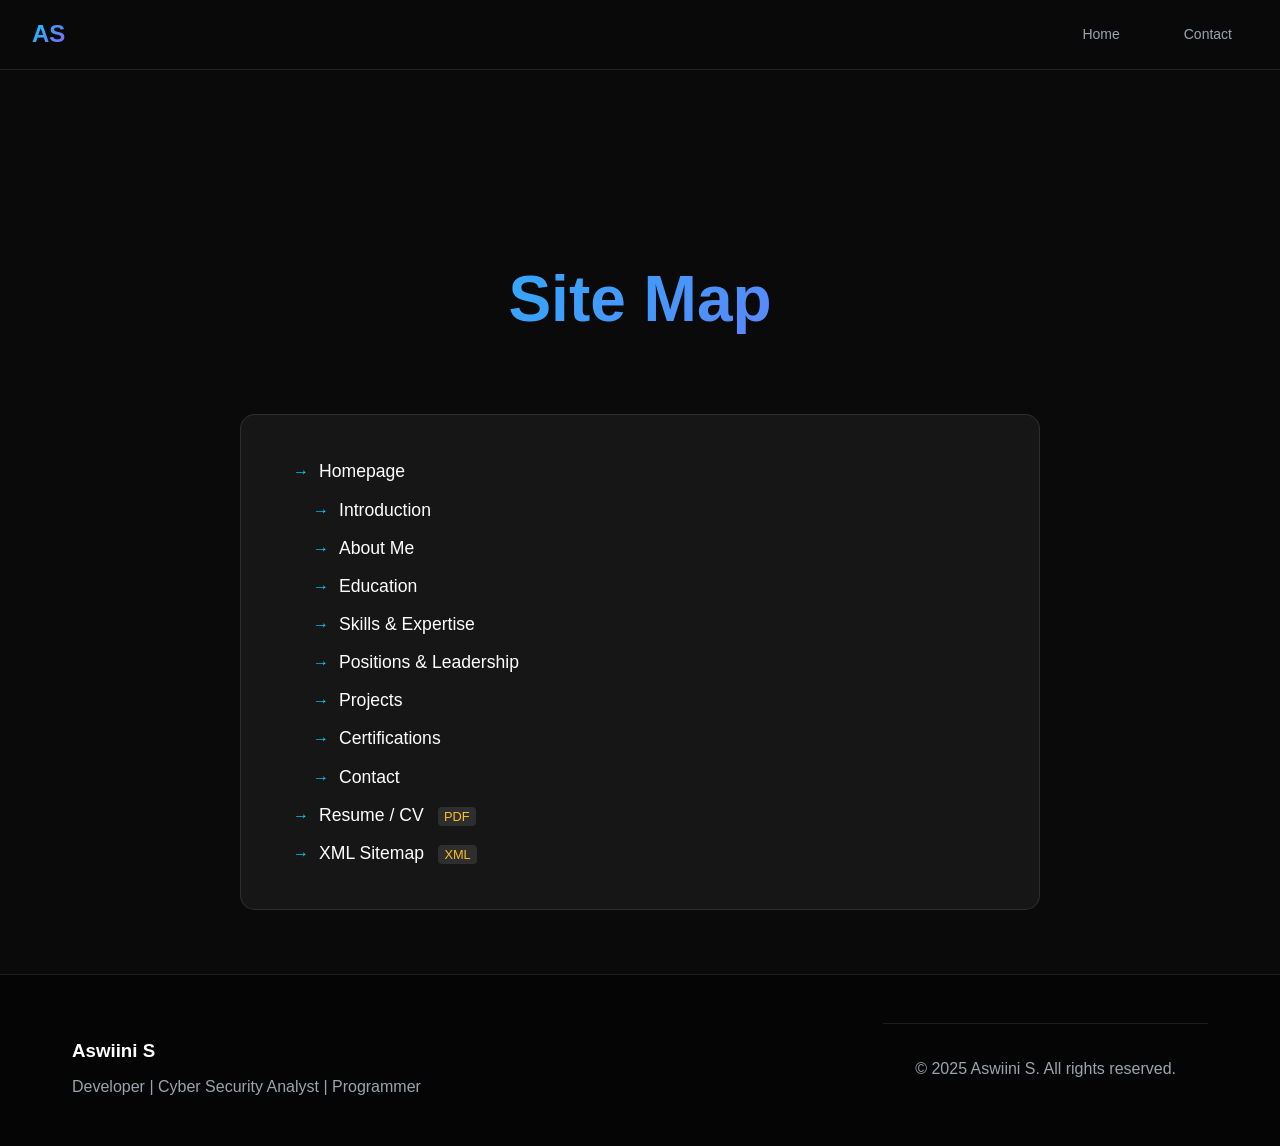
<file: sitemap.html>
<!DOCTYPE html>
<html lang="en">

<head>
    <meta charset="UTF-8">
    <meta name="viewport" content="width=device-width, initial-scale=1.0">
    <title>Sitemap | Aswiini S</title>
    <meta name="description"
        content="Sitemap of Aswiini S's portfolio website. Easily navigate through sections, projects, and resources.">
    <meta name="robots" content="index, follow">
    <link rel="stylesheet" href="style.css">
    <style>
        .sitemap-section {
            padding-top: 120px;
            min-height: 100vh;
            background: var(--bg-dark);
        }

        .sitemap-tree {
            max-width: 800px;
            margin: 0 auto;
            padding: 2rem;
            background: rgba(255, 255, 255, 0.05);
            border-radius: 15px;
            border: 1px solid rgba(255, 255, 255, 0.1);
        }

        .sitemap-tree ul {
            list-style: none;
            padding-left: 20px;
        }

        .sitemap-tree li {
            margin: 10px 0;
            position: relative;
        }

        .sitemap-tree li::before {
            content: '→';
            color: var(--primary-color);
            margin-right: 10px;
        }

        .sitemap-link {
            color: var(--text-light);
            text-decoration: none;
            font-size: 1.1rem;
            transition: var(--transition);
        }

        .sitemap-link:hover {
            color: var(--primary-color);
            padding-left: 5px;
        }

        .file-type {
            font-size: 0.8rem;
            padding: 2px 6px;
            border-radius: 4px;
            margin-left: 10px;
            background: rgba(255, 255, 255, 0.1);
            color: var(--accent-color);
        }
    </style>
</head>

<body>
    <nav class="main-nav">
        <div class="nav-logo">
            <span>AS</span>
        </div>
        <ul class="nav-menu">
            <li><a href="index.html#home" class="nav-link">Home</a></li>
            <li><a href="index.html#contact" class="nav-link">Contact</a></li>
        </ul>
    </nav>

    <main class="main-content" style="margin-left: 0;">
        <section class="sitemap-section">
            <div class="section-container">
                <h1 class="section-title">Site Map</h1>
                <div class="sitemap-tree">
                    <ul>
                        <li><a href="index.html" class="sitemap-link">Homepage</a>
                            <ul>
                                <li><a href="index.html#home" class="sitemap-link">Introduction</a></li>
                                <li><a href="index.html#about" class="sitemap-link">About Me</a></li>
                                <li><a href="index.html#education" class="sitemap-link">Education</a></li>
                                <li><a href="index.html#skills" class="sitemap-link">Skills & Expertise</a></li>
                                <li><a href="index.html#positions" class="sitemap-link">Positions & Leadership</a></li>
                                <li><a href="index.html#projects" class="sitemap-link">Projects</a></li>
                                <li><a href="index.html#certifications" class="sitemap-link">Certifications</a></li>
                                <li><a href="index.html#contact" class="sitemap-link">Contact</a></li>
                            </ul>
                        </li>
                        <li><a href="assets/AswiniM_resume.pdf" class="sitemap-link">Resume / CV</a> <span
                                class="file-type">PDF</span></li>
                        <li><a href="sitemap.xml" class="sitemap-link">XML Sitemap</a> <span
                                class="file-type">XML</span></li>
                    </ul>
                </div>
            </div>
        </section>
    </main>

    <footer class="footer">
        <div class="footer-content">
            <div class="footer-info">
                <h3>Aswiini S</h3>
                <p>Developer | Cyber Security Analyst | Programmer</p>
            </div>
            <div class="footer-bottom">
                <p>&copy; 2025 Aswiini S. All rights reserved.</p>
            </div>
        </div>
    </footer>
</body>

</html>
</file>
<file: style.css>
/* CSS Reset and Base Styles */
* {
    margin: 0;
    padding: 0;
    box-sizing: border-box;
}

:root {
    --primary-color: #00d4ff;
    --secondary-color: #8b5cf6;
    --accent-color: #fbbf24;
    --bg-dark: #0a0a0a;
    --bg-darker: #050505;
    --text-light: #ffffff;
    --text-gray: #9ca3af;
    --gradient-primary: linear-gradient(135deg, #00d4ff, #8b5cf6);
    --gradient-secondary: linear-gradient(135deg, #fbbf24, #f59e0b);
    --nav-width: 0;
    --section-padding: 8rem 2rem 4rem;
    --container-max-width: 1200px;
    --z-nav: 1000;
    --z-highlighter: 999;
    --transition: all 0.3s cubic-bezier(0.4, 0, 0.2, 1);
    --shadow-glow: 0 0 30px rgba(0, 212, 255, 0.3);
}

html {
    scroll-behavior: smooth;
    font-size: 16px;
}

body {
    font-family: 'Inter', -apple-system, BlinkMacSystemFont, 'Segoe UI', Roboto, sans-serif;
    background: var(--bg-dark);
    color: var(--text-light);
    line-height: 1.6;
    overflow-x: hidden;
}

/* Mouse Highlighter */
.mouse-highlighter {
    position: fixed;
    width: 20px;
    height: 20px;
    border-radius: 50%;
    background: radial-gradient(circle, rgba(0, 212, 255, 0.8) 0%, rgba(0, 212, 255, 0.2) 40%, transparent 70%);
    pointer-events: none;
    z-index: var(--z-highlighter);
    transition: transform 0.1s ease;
    mix-blend-mode: screen;
}

/* Vertical Navigation */
/* Base navbar */
.main-nav {
    position: fixed;
    top: 0;
    left: 0;
    width: 100%;
    height: 70px;
    background: rgba(10, 10, 10, 0.95);
    backdrop-filter: blur(20px);
    border-bottom: 1px solid rgba(255, 255, 255, 0.1);
    display: flex;
    align-items: center;
    justify-content: space-between;
    padding: 0 2rem;
    z-index: 1000;
}

.nav-logo span {
    font-size: 1.5rem;
    font-weight: 700;
    background: var(--gradient-primary);
    -webkit-background-clip: text;
    background-clip: text;
    -webkit-text-fill-color: transparent;
}

.nav-menu {
    list-style: none;
    display: flex;
    flex-direction: row;
    gap: 2rem;
    margin: 0;
    padding: 0;
    align-items: center;
}

.nav-link {
    display: block;
    padding: 0.5rem 1rem;
    color: var(--text-gray);
    text-decoration: none;
    border-radius: 8px;
    transition: var(--transition);
    font-size: 0.875rem;
    font-weight: 500;
    text-align: center;
    position: relative;
}

.nav-link:hover,
.nav-link.active {
    color: var(--primary-color);
    background: rgba(0, 212, 255, 0.1);
}

.nav-link.active::before {
    content: '';
    position: absolute;
    bottom: -6px;
    left: 50%;
    transform: translateX(-50%);
    width: 30%;
    height: 3px;
    background: var(--gradient-primary);
    border-radius: 2px;
}

.nav-social {
    display: flex;
    gap: 1rem;
}

.nav-social a {
    display: flex;
    align-items: center;
    justify-content: center;
    width: 36px;
    height: 36px;
    color: var(--text-gray);
    transition: var(--transition);
    border-radius: 8px;
}

.nav-social a:hover {
    color: var(--primary-color);
    background: rgba(0, 212, 255, 0.1);
    transform: scale(1.1);
}

.nav-social svg {
    width: 18px;
    height: 18px;
}

/* Hamburger Menu Button */
.menu-btn {
    display: none;
    flex-direction: column;
    justify-content: space-between;
    width: 30px;
    height: 21px;
    background: transparent;
    border: none;
    cursor: pointer;
    z-index: 1001;
    padding: 0;
}

.menu-btn .bar {
    width: 100%;
    height: 3px;
    background: var(--text-light);
    border-radius: 3px;
    transition: all 0.3s ease-in-out;
}

/* Hamburger Animation */
.menu-btn.active .bar:nth-child(1) {
    transform: translateY(9px) rotate(45deg);
    background: var(--primary-color);
}

.menu-btn.active .bar:nth-child(2) {
    opacity: 0;
}

.menu-btn.active .bar:nth-child(3) {
    transform: translateY(-9px) rotate(-45deg);
    background: var(--primary-color);
}

/* Mobile Menu Overlay */
.mobile-menu {
    position: fixed;
    top: 0;
    left: 0;
    width: 100%;
    height: 100vh;
    background: rgba(5, 5, 5, 0.98);
    backdrop-filter: blur(20px);
    display: flex;
    align-items: center;
    justify-content: center;
    z-index: 999;
    opacity: 0;
    pointer-events: none;
    transition: all 0.4s ease;
    transform: translateY(-20px);
}

.mobile-menu.active {
    opacity: 1;
    pointer-events: auto;
    transform: translateY(0);
}

.mobile-nav-links {
    list-style: none;
    text-align: center;
    display: flex;
    flex-direction: column;
    gap: 1.5rem;
}

.mobile-link {
    font-size: 1rem;
    font-weight: 500;
    color: var(--text-gray);
    text-decoration: none;
    transition: var(--transition);
    display: inline-block;
    letter-spacing: 0.5px;
}

.mobile-link:hover,
.mobile-link.active {
    color: var(--primary-color);
    transform: scale(1.1);
    background: -webkit-linear-gradient(45deg, var(--primary-color), var(--secondary-color));
    background-clip: text;
    -webkit-background-clip: text;
    -webkit-text-fill-color: transparent;
}

/* 📱 Responsive for small screens */
/* 📱 Responsive for small screens */
@media (max-width: 1024px) {
    .main-nav {
        height: 70px;
        padding: 0 1.5rem;
        top: 0;
        bottom: auto;
        border-bottom: 1px solid rgba(255, 255, 255, 0.1);
        border-top: none;
        background: rgba(10, 10, 10, 0.95);
    }

    .nav-logo {
        display: block;
        z-index: 1001;
    }

    .nav-menu,
    .nav-social {
        display: none;
    }

    .menu-btn {
        display: flex;
    }
}

/* Main Content */
.main-content {
    margin-left: var(--nav-width);
    min-height: 100vh;
}

.section {
    min-height: 100vh;
    position: relative;
    overflow: hidden;
}

.section-container {
    max-width: var(--container-max-width);
    margin: 0 auto;
    padding: var(--section-padding);
    position: relative;
    z-index: 2;
}

.section-title {
    font-size: clamp(2.5rem, 5vw, 4rem);
    font-weight: 700;
    text-align: center;
    margin-bottom: 4rem;
    background: var(--gradient-primary);
    -webkit-background-clip: text;
    -webkit-text-fill-color: transparent;
    background-clip: text;
}



/* Home Section */
.home-section {
    display: flex;
    align-items: center;
    justify-content: center;
    background: radial-gradient(ellipse at center, rgba(0, 212, 255, 0.1) 0%, transparent 50%),
        linear-gradient(135deg, var(--bg-dark) 0%, var(--bg-darker) 100%);
}

.particles {
    position: absolute;
    top: 0;
    left: 0;
    right: 0;
    bottom: 0;
    background-image:
        radial-gradient(2px 2px at 20px 30px, rgba(0, 212, 255, 0.3), transparent),
        radial-gradient(2px 2px at 40px 70px, rgba(139, 92, 246, 0.3), transparent),
        radial-gradient(1px 1px at 90px 40px, rgba(251, 191, 36, 0.3), transparent),
        radial-gradient(1px 1px at 130px 80px, rgba(0, 212, 255, 0.3), transparent);
    background-repeat: repeat;
    background-size: 150px 100px;
    animation: particles 20s linear infinite;
}

@keyframes particles {
    0% {
        transform: translate(0, 0);
    }

    100% {
        transform: translate(-150px, -100px);
    }
}

.home-content {
    text-align: center;
    z-index: 2;
    position: relative;
}

.home-title {
    font-size: clamp(3rem, 8vw, 6rem);
    font-weight: 800;
    margin-bottom: 1rem;
    background: var(--gradient-primary);
    -webkit-background-clip: text;
    -webkit-text-fill-color: transparent;
    background-clip: text;
    animation: fadeInUp 1s ease-out;
}

.typewriter-container {
    font-size: clamp(1.5rem, 4vw, 2.5rem);
    margin-bottom: 2rem;
    height: 3rem;
    display: flex;
    align-items: center;
    justify-content: center;
    gap: 0.5rem;
    animation: fadeInUp 1s ease-out 0.3s both;
}

.typewriter-text {
    color: var(--text-gray);
}

.typewriter-roles {
    color: var(--accent-color);
    font-weight: 600;
    min-width: 200px;
    text-align: left;
}

.cursor {
    color: var(--primary-color);
    font-weight: 300;
    animation: blink 1s infinite;
}

@keyframes blink {

    0%,
    50% {
        opacity: 1;
    }

    51%,
    100% {
        opacity: 0;
    }
}

.home-subtitle {
    font-size: 1.25rem;
    color: var(--text-gray);
    margin-bottom: 3rem;
    max-width: 600px;
    margin-left: auto;
    margin-right: auto;
    animation: fadeInUp 1s ease-out 0.6s both;
}

.home-cta {
    display: flex;
    gap: 1.5rem;
    justify-content: center;
    flex-wrap: wrap;
    animation: fadeInUp 1s ease-out 0.9s both;
}

.cta-button {
    padding: 1rem 2rem;
    border-radius: 50px;
    text-decoration: none;
    font-weight: 600;
    transition: var(--transition);
    position: relative;
    overflow: hidden;
}

.cta-button.primary {
    background: var(--gradient-primary);
    color: white;
    box-shadow: var(--shadow-glow);
}

.cta-button.secondary {
    background: transparent;
    color: var(--text-light);
    border: 2px solid var(--primary-color);
}

.cta-button:hover {
    transform: translateY(-3px);
    box-shadow: 0 10px 40px rgba(0, 212, 255, 0.4);
}

.floating-shapes {
    position: absolute;
    top: 0;
    left: 0;
    right: 0;
    bottom: 0;
    pointer-events: none;
}

.shape {
    position: absolute;
    border-radius: 50%;
    animation: float 6s ease-in-out infinite;
}

.shape-1 {
    width: 60px;
    height: 60px;
    background: linear-gradient(45deg, rgba(0, 212, 255, 0.3), rgba(139, 92, 246, 0.3));
    top: 20%;
    left: 10%;
    animation-delay: 0s;
}

.shape-2 {
    width: 80px;
    height: 80px;
    background: linear-gradient(45deg, rgba(251, 191, 36, 0.3), rgba(245, 158, 11, 0.3));
    top: 60%;
    right: 15%;
    animation-delay: 2s;
}

.shape-3 {
    width: 40px;
    height: 40px;
    background: linear-gradient(45deg, rgba(139, 92, 246, 0.3), rgba(0, 212, 255, 0.3));
    bottom: 30%;
    left: 20%;
    animation-delay: 4s;
}

@keyframes float {

    0%,
    100% {
        transform: translateY(0px) rotate(0deg);
    }

    25% {
        transform: translateY(-20px) rotate(90deg);
    }

    50% {
        transform: translateY(-10px) rotate(180deg);
    }

    75% {
        transform: translateY(-15px) rotate(270deg);
    }
}

@keyframes fadeInUp {
    from {
        opacity: 0;
        transform: translateY(30px);
    }

    to {
        opacity: 1;
        transform: translateY(0);
    }
}

/* About Section */
.about-section {
    background: linear-gradient(135deg, rgba(139, 92, 246, 0.05) 0%, rgba(0, 212, 255, 0.05) 100%);
    position: relative;
}

.about-bg {
    position: absolute;
    top: 0;
    left: 0;
    right: 0;
    bottom: 0;
    background: url("data:image/svg+xml,%3Csvg width='60' height='60' viewBox='0 0 60 60' xmlns='http://www.w3.org/2000/svg'%3E%3Cg fill='none' fill-rule='evenodd'%3E%3Cg fill='%23ffffff' fill-opacity='0.02'%3E%3Ccircle cx='30' cy='30' r='1'/%3E%3C/g%3E%3C/g%3E%3C/svg%3E");
    animation: backgroundMove 20s linear infinite;
}

@keyframes backgroundMove {
    0% {
        transform: translate(0, 0);
    }

    100% {
        transform: translate(60px, 60px);
    }
}

.about-content {
    display: grid;
    grid-template-columns: 1fr 300px;
    gap: 4rem;
    align-items: start;
}

.about-text p {
    font-size: 1.125rem;
    line-height: 1.8;
    color: var(--text-gray);
    margin-bottom: 2rem;
}

.personal-info {
    display: grid;
    grid-template-columns: 1fr 1fr;
    gap: 1rem;
    margin-bottom: 2rem;
}

.info-item {
    display: flex;
    flex-direction: column;
    gap: 0.25rem;
}

.label {
    font-size: 0.875rem;
    color: var(--text-gray);
    font-weight: 500;
}

.value {
    color: var(--text-light);
    font-weight: 600;
}

.resume-btn {
    display: inline-flex;
    align-items: center;
    gap: 0.5rem;
    padding: 1rem 2rem;
    background: var(--gradient-secondary);
    color: white;
    text-decoration: none;
    border-radius: 50px;
    font-weight: 600;
    transition: var(--transition);
    box-shadow: 0 4px 20px rgba(251, 191, 36, 0.3);
}

.resume-btn:hover {
    transform: translateY(-2px);
    box-shadow: 0 8px 30px rgba(251, 191, 36, 0.4);
}

.about-image {
    position: relative;
}

.image-frame {
    position: relative;
    border-radius: 50px;
    overflow: hidden;
    background: var(--gradient-primary);
    padding: 6px;
    /* slightly larger padding for glow */
    width: 100%;
    max-width: 300px;
    aspect-ratio: 1 / 1;
    /* keeps it perfectly square */
    margin: 0 auto;
    box-shadow: 0 10px 20px rgba(0, 0, 0, 0.2);
    transition: transform 0.5s ease, box-shadow 0.5s ease;
}

.image-frame img {
    width: 100%;
    height: 100%;
    object-fit: cover;
    border-radius: 46px;
    display: block;
    transition: transform 0.5s ease;
}

.image-frame::before {
    content: '';
    position: absolute;
    top: -50%;
    left: -50%;
    width: 200%;
    height: 200%;
    background: conic-gradient(rgba(255, 255, 255, 0.1),
            var(--primary-color),
            rgba(255, 255, 255, 0.1) 30%);
    animation: rotate 10s linear infinite;
    z-index: -1;
    border-radius: 50%;
    filter: blur(10px);
    opacity: 0.8;
}

/* Hover effects */
.image-frame:hover {
    transform: scale(1.05);
    box-shadow: 0 20px 40px rgba(0, 0, 0, 0.3);
}

.image-frame:hover img {
    transform: scale(1.03);
}

/* Rotation keyframes */
@keyframes rotate {
    0% {
        transform: rotate(0deg);
    }

    100% {
        transform: rotate(360deg);
    }
}

/* Education Section */
/* =========================
   TIMELINE SECTION (with colors)
   ========================= */
.timeline {
    position: relative;
    max-width: 900px;
    margin: 0 auto;
    padding: 2rem 0;
}

.timeline::before {
    content: '';
    position: absolute;
    left: 50%;
    top: 0;
    bottom: 0;
    width: 2px;
    background: var(--gradient-primary);
    transform: translateX(-50%);
}

.timeline-item {
    position: relative;
    margin-bottom: 4rem;
    display: flex;
    justify-content: space-between;
    align-items: flex-start;
}

.timeline-item:nth-child(odd) {
    flex-direction: row-reverse;
}

.timeline-marker {
    position: absolute;
    top: 20px;
    left: 50%;
    transform: translateX(-50%);
    width: 20px;
    height: 20px;
    background: var(--gradient-primary);
    border: 4px solid var(--bg-dark);
    border-radius: 50%;
    z-index: 2;
    box-shadow: 0 0 12px rgba(0, 212, 255, 0.6);
}

.timeline-content {
    flex: 0 0 42%;
    background: rgba(255, 255, 255, 0.05);
    padding: 1.8rem;
    border-radius: 15px;
    backdrop-filter: blur(10px);
    border: 1px solid rgba(255, 255, 255, 0.15);
    transition: all 0.3s ease;
}

.timeline-item:nth-child(odd) .timeline-content {
    margin-right: 3rem;
    text-align: right;
}

.timeline-item:nth-child(even) .timeline-content {
    margin-left: 3rem;
    text-align: left;
}

/* ==== Text Styling ==== */
.timeline-content h3 {
    color: #00d4ff;
    /* Neon blue heading */
    font-size: 1.4rem;
    font-weight: 600;
    margin-bottom: 0.5rem;
}

.timeline-content p {
    color: #ccc;
    /* softer gray for normal text */
    margin: 0.2rem 0;
}

.timeline-content .year {
    color: #ffb400;
    /* yellow/golden for year */
    font-weight: 600;
    font-size: 0.95rem;
    display: block;
    margin-top: 0.5rem;
}

/* hover glow */
.timeline-content:hover {
    box-shadow: 0 0 15px rgba(0, 212, 255, 0.4);
    transform: translateY(-3px);
}

/* ===== Responsive stack ===== */
@media (max-width: 768px) {
    .timeline::before {
        left: 15px;
        transform: none;
    }

    .timeline-marker {
        left: 15px;
        transform: none;
    }

    .timeline-content {
        flex: 1;
        margin: 0 0 0 3rem;
        text-align: left !important;
    }

    .timeline-item {
        flex-direction: column !important;
        align-items: flex-start;
    }
}

/* Skills Section */
.skills-section {
    background: linear-gradient(135deg, rgba(0, 212, 255, 0.03) 0%, rgba(139, 92, 246, 0.03) 100%);
}

.skills-bg {
    position: absolute;
    top: 0;
    left: 0;
    right: 0;
    bottom: 0;
    background: radial-gradient(circle at 25% 25%, rgba(0, 212, 255, 0.05) 0%, transparent 50%),
        radial-gradient(circle at 75% 75%, rgba(139, 92, 246, 0.05) 0%, transparent 50%);
    animation: pulse 8s ease-in-out infinite;
}

@keyframes pulse {

    0%,
    100% {
        opacity: 1;
    }

    50% {
        opacity: 0.5;
    }
}

.skills-grid {
    display: grid;
    grid-template-columns: repeat(auto-fit, minmax(300px, 1fr));
    gap: 2rem;
}

.skill-category {
    background: rgba(255, 255, 255, 0.05);
    padding: 2rem;
    border-radius: 20px;
    backdrop-filter: blur(10px);
    border: 1px solid rgba(255, 255, 255, 0.1);
    transition: var(--transition);
}

.skill-category:hover {
    transform: translateY(-10px);
    box-shadow: 0 20px 60px rgba(0, 212, 255, 0.2);
}

.skill-category h3 {
    font-size: 1.5rem;
    margin-bottom: 1.5rem;
    color: var(--primary-color);
    text-align: center;
}

.skills-list {
    display: flex;
    flex-wrap: wrap;
    gap: 0.75rem;
}

.skill-tag {
    padding: 0.5rem 1rem;
    background: rgba(0, 212, 255, 0.1);
    color: var(--primary-color);
    border-radius: 25px;
    font-size: 0.875rem;
    font-weight: 500;
    border: 1px solid rgba(0, 212, 255, 0.3);
    transition: var(--transition);
}

.skill-tag:hover {
    background: var(--primary-color);
    color: var(--bg-dark);
    transform: scale(1.05);
}

/* Positions Section */
.positions-section {
    background: radial-gradient(ellipse at center, rgba(251, 191, 36, 0.05) 0%, transparent 50%);
}

.positions-bg {
    position: absolute;
    top: 0;
    left: 0;
    right: 0;
    bottom: 0;
    background: url("data:image/svg+xml,%3Csvg width='40' height='40' viewBox='0 0 40 40' xmlns='http://www.w3.org/2000/svg'%3E%3Cg fill='%23fbbf24' fill-opacity='0.03'%3E%3Cpath d='M20 20h20v20H20z'/%3E%3C/g%3E%3C/svg%3E");
    animation: slideBackground 12s linear infinite;
}

@keyframes slideBackground {
    0% {
        transform: translate(0, 0);
    }

    100% {
        transform: translate(40px, 40px);
    }
}

.positions-grid {
    display: grid;
    grid-template-columns: repeat(auto-fit, minmax(350px, 1fr));
    gap: 2rem;
}

.position-card {
    background: rgba(255, 255, 255, 0.05);
    padding: 2.5rem;
    border-radius: 20px;
    backdrop-filter: blur(10px);
    border: 1px solid rgba(255, 255, 255, 0.1);
    text-align: center;
    transition: var(--transition);
    position: relative;
    overflow: hidden;
}

.position-card::before {
    content: '';
    position: absolute;
    top: 0;
    left: -100%;
    width: 100%;
    height: 100%;
    background: linear-gradient(90deg, transparent, rgba(251, 191, 36, 0.1), transparent);
    transition: left 0.5s;
}

.position-card:hover::before {
    left: 100%;
}

.position-card:hover {
    transform: translateY(-10px);
    box-shadow: 0 20px 60px rgba(251, 191, 36, 0.3);
}

.position-icon {
    width: 60px;
    height: 60px;
    margin: 0 auto 1.5rem;
    background: var(--gradient-secondary);
    border-radius: 15px;
    display: flex;
    align-items: center;
    justify-content: center;
    color: white;
}

.position-icon svg {
    width: 30px;
    height: 30px;
}

.position-card h3 {
    font-size: 1.5rem;
    margin-bottom: 0.5rem;
    color: var(--text-light);
}

.position-org {
    color: var(--accent-color);
    font-weight: 600;
    margin-bottom: 1rem;
}

.position-desc {
    color: var(--text-gray);
    line-height: 1.6;
}

/* Projects Section */
.projects-section {
    background: linear-gradient(135deg, rgba(139, 92, 246, 0.03) 0%, rgba(0, 212, 255, 0.03) 100%);
}

.projects-bg {
    position: absolute;
    top: 0;
    left: 0;
    right: 0;
    bottom: 0;
    background: repeating-linear-gradient(45deg,
            transparent,
            transparent 40px,
            rgba(0, 212, 255, 0.02) 40px,
            rgba(0, 212, 255, 0.02) 80px);
    animation: stripeMove 20s linear infinite;
}

@keyframes stripeMove {
    0% {
        transform: translate(0, 0);
    }

    100% {
        transform: translate(80px, 80px);
    }
}

.projects-grid {
    display: grid;
    grid-template-columns: repeat(auto-fit, minmax(400px, 1fr));
    gap: 2rem;
}

.project-card {
    background: rgba(255, 255, 255, 0.05);
    border-radius: 20px;
    overflow: hidden;
    backdrop-filter: blur(10px);
    border: 1px solid rgba(255, 255, 255, 0.1);
    transition: var(--transition);
}

.project-card:hover {
    transform: translateY(-10px) scale(1.02);
    box-shadow: 0 30px 80px rgba(0, 212, 255, 0.2);
}

.project-image {
    position: relative;
    height: 200px;
    overflow: hidden;
}

.project-image img {
    width: 100%;
    height: 100%;
    object-fit: cover;
    transition: var(--transition);
}

.project-card:hover .project-image img {
    transform: scale(1.1);
}

.project-content {
    padding: 2rem;
}

.project-content h3 {
    font-size: 1.5rem;
    margin-bottom: 1rem;
    color: var(--text-light);
}

.project-content p {
    color: var(--text-gray);
    line-height: 1.6;
    margin-bottom: 1.5rem;
}

.project-tech {
    display: flex;
    flex-wrap: wrap;
    gap: 0.5rem;
    margin-bottom: 1.5rem;
}

.project-tech span {
    padding: 0.25rem 0.75rem;
    background: rgba(139, 92, 246, 0.2);
    color: var(--secondary-color);
    border-radius: 15px;
    font-size: 0.75rem;
    font-weight: 500;
}

.project-links {
    display: flex;
    gap: 1rem;
}

.project-links a {
    padding: 0.75rem 1.5rem;
    background: var(--gradient-primary);
    color: white;
    text-decoration: none;
    border-radius: 25px;
    font-weight: 500;
    transition: var(--transition);
    flex: 1;
    text-align: center;
}

.project-links a:hover {
    transform: translateY(-2px);
    box-shadow: 0 8px 25px rgba(0, 212, 255, 0.4);
}

/* Certifications Section */
.certifications-section {
    background: radial-gradient(ellipse at bottom, rgba(0, 212, 255, 0.05) 0%, transparent 50%);
}

.certifications-bg {
    position: absolute;
    top: 0;
    left: 0;
    right: 0;
    bottom: 0;
    background: url("data:image/svg+xml,%3Csvg width='80' height='80' viewBox='0 0 80 80' xmlns='http://www.w3.org/2000/svg'%3E%3Cg fill='none' fill-rule='evenodd'%3E%3Cg fill='%2300d4ff' fill-opacity='0.02'%3E%3Cpath d='M40 40L20 20v40l20-20zm0 0l20-20v40l-20-20z'/%3E%3C/g%3E%3C/g%3E%3C/svg%3E");
    animation: certMove 25s linear infinite;
}

@keyframes certMove {
    0% {
        transform: translate(0, 0);
    }

    100% {
        transform: translate(-80px, -80px);
    }
}

.certifications-grid {
    display: grid;
    grid-template-columns: repeat(auto-fit, minmax(300px, 1fr));
    gap: 2rem;
}

.cert-card {
    background: rgba(255, 255, 255, 0.05);
    padding: 2rem;
    border-radius: 20px;
    backdrop-filter: blur(10px);
    border: 1px solid rgba(255, 255, 255, 0.1);
    text-align: center;
    transition: var(--transition);
    position: relative;
}

.cert-card:hover {
    transform: translateY(-10px);
    box-shadow: 0 20px 60px rgba(0, 212, 255, 0.3);
}

.cert-icon {
    width: 60px;
    height: 60px;
    margin: 0 auto 1.5rem;
    background: var(--gradient-primary);
    border-radius: 15px;
    display: flex;
    align-items: center;
    justify-content: center;
    color: white;
}

.cert-icon svg {
    width: 30px;
    height: 30px;
}

.cert-card h3 {
    font-size: 1.25rem;
    margin-bottom: 0.5rem;
    color: var(--text-light);
}

.cert-issuer {
    color: var(--primary-color);
    font-weight: 600;
    margin-bottom: 0.5rem;
}

.cert-date {
    color: var(--accent-color);
    font-size: 0.875rem;
    margin-bottom: 1rem;
}

.cert-desc {
    color: var(--text-gray);
    line-height: 1.6;
    font-size: 0.875rem;
}

/* Contact Section */
.contact-section {
    background: linear-gradient(135deg, rgba(251, 191, 36, 0.05) 0%, rgba(139, 92, 246, 0.05) 100%);
}

.contact-bg {
    position: absolute;
    top: 0;
    left: 0;
    right: 0;
    bottom: 0;
    background: radial-gradient(circle at 20% 80%, rgba(251, 191, 36, 0.1) 0%, transparent 50%),
        radial-gradient(circle at 80% 20%, rgba(139, 92, 246, 0.1) 0%, transparent 50%);
    animation: contactBg 10s ease-in-out infinite alternate;
}

@keyframes contactBg {
    0% {
        opacity: 0.5;
    }

    100% {
        opacity: 1;
    }
}

.contact-content {
    display: grid;
    grid-template-columns: 1fr 1fr;
    gap: 4rem;
    align-items: start;
}

.contact-info h3 {
    font-size: 2rem;
    margin-bottom: 1rem;
    color: var(--text-light);
}

.contact-info p {
    color: var(--text-gray);
    line-height: 1.6;
    margin-bottom: 2rem;
}

.contact-methods {
    display: flex;
    flex-direction: column;
    gap: 1.5rem;
}

.contact-method {
    display: flex;
    align-items: center;
    gap: 1rem;
    padding: 1rem;
    background: rgba(255, 255, 255, 0.05);
    border-radius: 15px;
    backdrop-filter: blur(10px);
    border: 1px solid rgba(255, 255, 255, 0.1);
    transition: var(--transition);
}

.contact-method:hover {
    transform: translateX(10px);
    background: rgba(0, 212, 255, 0.1);
}

.method-icon {
    width: 50px;
    height: 50px;
    background: var(--gradient-primary);
    border-radius: 12px;
    display: flex;
    align-items: center;
    justify-content: center;
    color: white;
    flex-shrink: 0;
}

.method-icon svg {
    width: 24px;
    height: 24px;
}

.method-info h4 {
    color: var(--text-light);
    margin-bottom: 0.25rem;
}

.method-info p {
    color: var(--text-gray);
    margin: 0;
}

.contact-form {
    background: rgba(255, 255, 255, 0.05);
    padding: 2rem;
    border-radius: 20px;
    backdrop-filter: blur(10px);
    border: 1px solid rgba(255, 255, 255, 0.1);
}

.form-group {
    position: relative;
    margin-bottom: 2rem;
}

.form-group input,
.form-group textarea {
    width: 100%;
    padding: 1rem 1rem 1rem 0;
    background: transparent;
    border: none;
    border-bottom: 2px solid rgba(255, 255, 255, 0.2);
    color: var(--text-light);
    font-size: 1rem;
    transition: var(--transition);
    resize: vertical;
}

.form-group input:focus,
.form-group textarea:focus {
    outline: none;
    border-bottom-color: var(--primary-color);
}

.form-group label {
    position: absolute;
    top: 1rem;
    left: 0;
    color: var(--text-gray);
    font-size: 1rem;
    pointer-events: none;
    transition: var(--transition);
}

.form-group input:focus~label,
.form-group input:valid~label,
.form-group textarea:focus~label,
.form-group textarea:valid~label {
    top: -0.5rem;
    font-size: 0.75rem;
    color: var(--primary-color);
}

.submit-btn {
    width: 100%;
    padding: 1rem 2rem;
    background: var(--gradient-primary);
    color: white;
    border: none;
    border-radius: 50px;
    font-size: 1rem;
    font-weight: 600;
    cursor: pointer;
    transition: var(--transition);
    box-shadow: var(--shadow-glow);
}

.submit-btn:hover {
    transform: translateY(-2px);
    box-shadow: 0 10px 40px rgba(0, 212, 255, 0.4);
}

/* Footer */
.footer {
    background: var(--bg-darker);
    border-top: 1px solid rgba(255, 255, 255, 0.1);
    margin-left: var(--nav-width);
}

.footer-content {
    max-width: var(--container-max-width);
    margin: 0 auto;
    padding: 3rem 2rem 2rem;
    display: flex;
    justify-content: space-between;
    align-items: center;
}

.footer-info h3 {
    color: var(--text-light);
    margin-bottom: 0.5rem;
}

.footer-info p {
    color: var(--text-gray);
}

.footer-social {
    display: flex;
    gap: 1rem;
}

.footer-social a {
    display: flex;
    align-items: center;
    justify-content: center;
    width: 50px;
    height: 50px;
    background: rgba(255, 255, 255, 0.05);
    color: var(--text-gray);
    border-radius: 12px;
    transition: var(--transition);
    backdrop-filter: blur(10px);
    border: 1px solid rgba(255, 255, 255, 0.1);
}

.footer-social a:hover {
    background: var(--gradient-primary);
    color: white;
    transform: translateY(-3px);
}

.footer-social svg {
    width: 24px;
    height: 24px;
}

.footer-bottom {
    text-align: center;
    padding: 2rem;
    border-top: 1px solid rgba(255, 255, 255, 0.1);
    color: var(--text-gray);
}

/* Responsive Design */
@media (max-width: 1024px) {
    .about-content {
        grid-template-columns: 1fr;
        text-align: center;
    }

    .contact-content {
        grid-template-columns: 1fr;
        gap: 3rem;
    }

    .timeline::before {
        left: 30px;
    }

    .timeline-item {
        flex-direction: row !important;
    }

    .timeline-item .timeline-content {
        text-align: left !important;
        margin-left: 70px !important;
        margin-right: 0 !important;
    }

    .timeline-marker {
        left: 30px !important;
        transform: translateX(-50%);
    }
}

@media (max-width: 768px) {
    :root {
        /* --nav-width: 60px; */
        --section-padding: 6rem 1rem 3rem;
    }

    .nav-link {
        font-size: 0.75rem;
        padding: 0.5rem;
    }

    .nav-logo span {
        font-size: 1.25rem;
    }

    .nav-social a {
        width: 35px;
        height: 35px;
    }

    .nav-social svg {
        width: 16px;
        height: 16px;
    }

    .home-cta {
        flex-direction: column;
        align-items: center;
    }

    .cta-button {
        width: 200px;
        text-align: center;
    }

    .skills-grid,
    .positions-grid,
    .projects-grid,
    .certifications-grid {
        grid-template-columns: 1fr;
    }

    .personal-info {
        grid-template-columns: 1fr;
    }

    .footer-content {
        flex-direction: column;
        gap: 2rem;
        text-align: center;
    }

    .project-links {
        flex-direction: column;
    }
}

@media (max-width: 480px) {
    :root {
        /* --nav-width: 50px; */
        --section-padding: 5rem 1rem 2rem;
    }

    .typewriter-container {
        flex-direction: column;
        height: auto;
        gap: 0.25rem;
    }

    .typewriter-roles {
        min-width: auto;
        text-align: center;
    }

    .about-image .image-frame {
        max-width: 250px;
        margin: 0 auto;
    }

    .timeline-item .timeline-content {
        margin-left: 50px !important;
    }

    .contact-form {
        padding: 1.5rem;
    }
}

/* Scroll animations */
@media (prefers-reduced-motion: no-preference) {
    .section {
        opacity: 0;
        transform: translateY(50px);
        transition: opacity 0.8s ease, transform 0.8s ease;
    }

    .section.visible {
        opacity: 1;
        transform: translateY(0);
    }
}

/* Dark mode support */
@media (prefers-color-scheme: dark) {
    /* Already optimized for dark mode */
}

/* High contrast mode support */
@media (prefers-contrast: high) {
    :root {
        --primary-color: #00ffff;
        --secondary-color: #ff00ff;
        --accent-color: #ffff00;
        --text-light: #ffffff;
        --text-gray: #cccccc;
    }
}

/* Print styles */
@media print {

    .vertical-nav,
    .mouse-highlighter,
    .particles,
    .floating-shapes {
        display: none;
    }

    .main-content {
        margin-left: 0;
    }

    .section {
        page-break-inside: avoid;
        min-height: auto;
    }

    body {
        background: white;
        color: black;
    }
}
</file>
